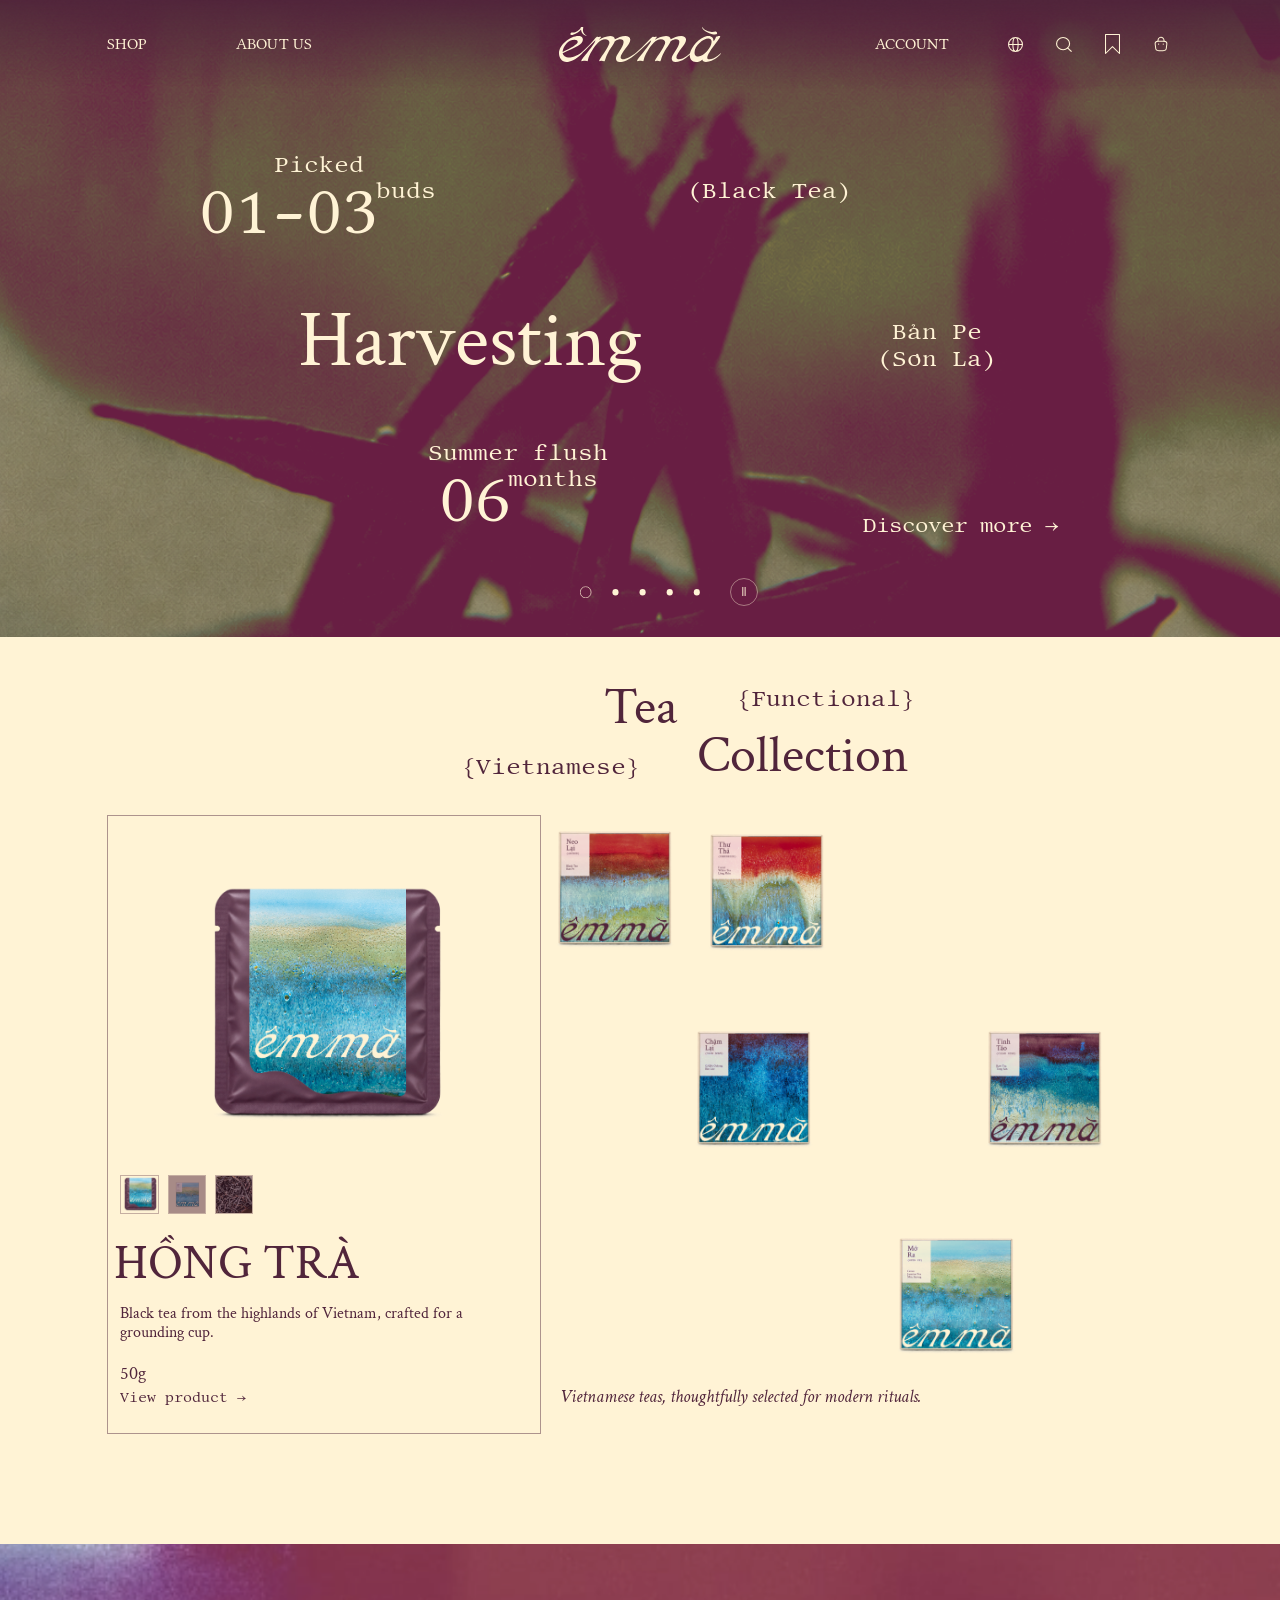
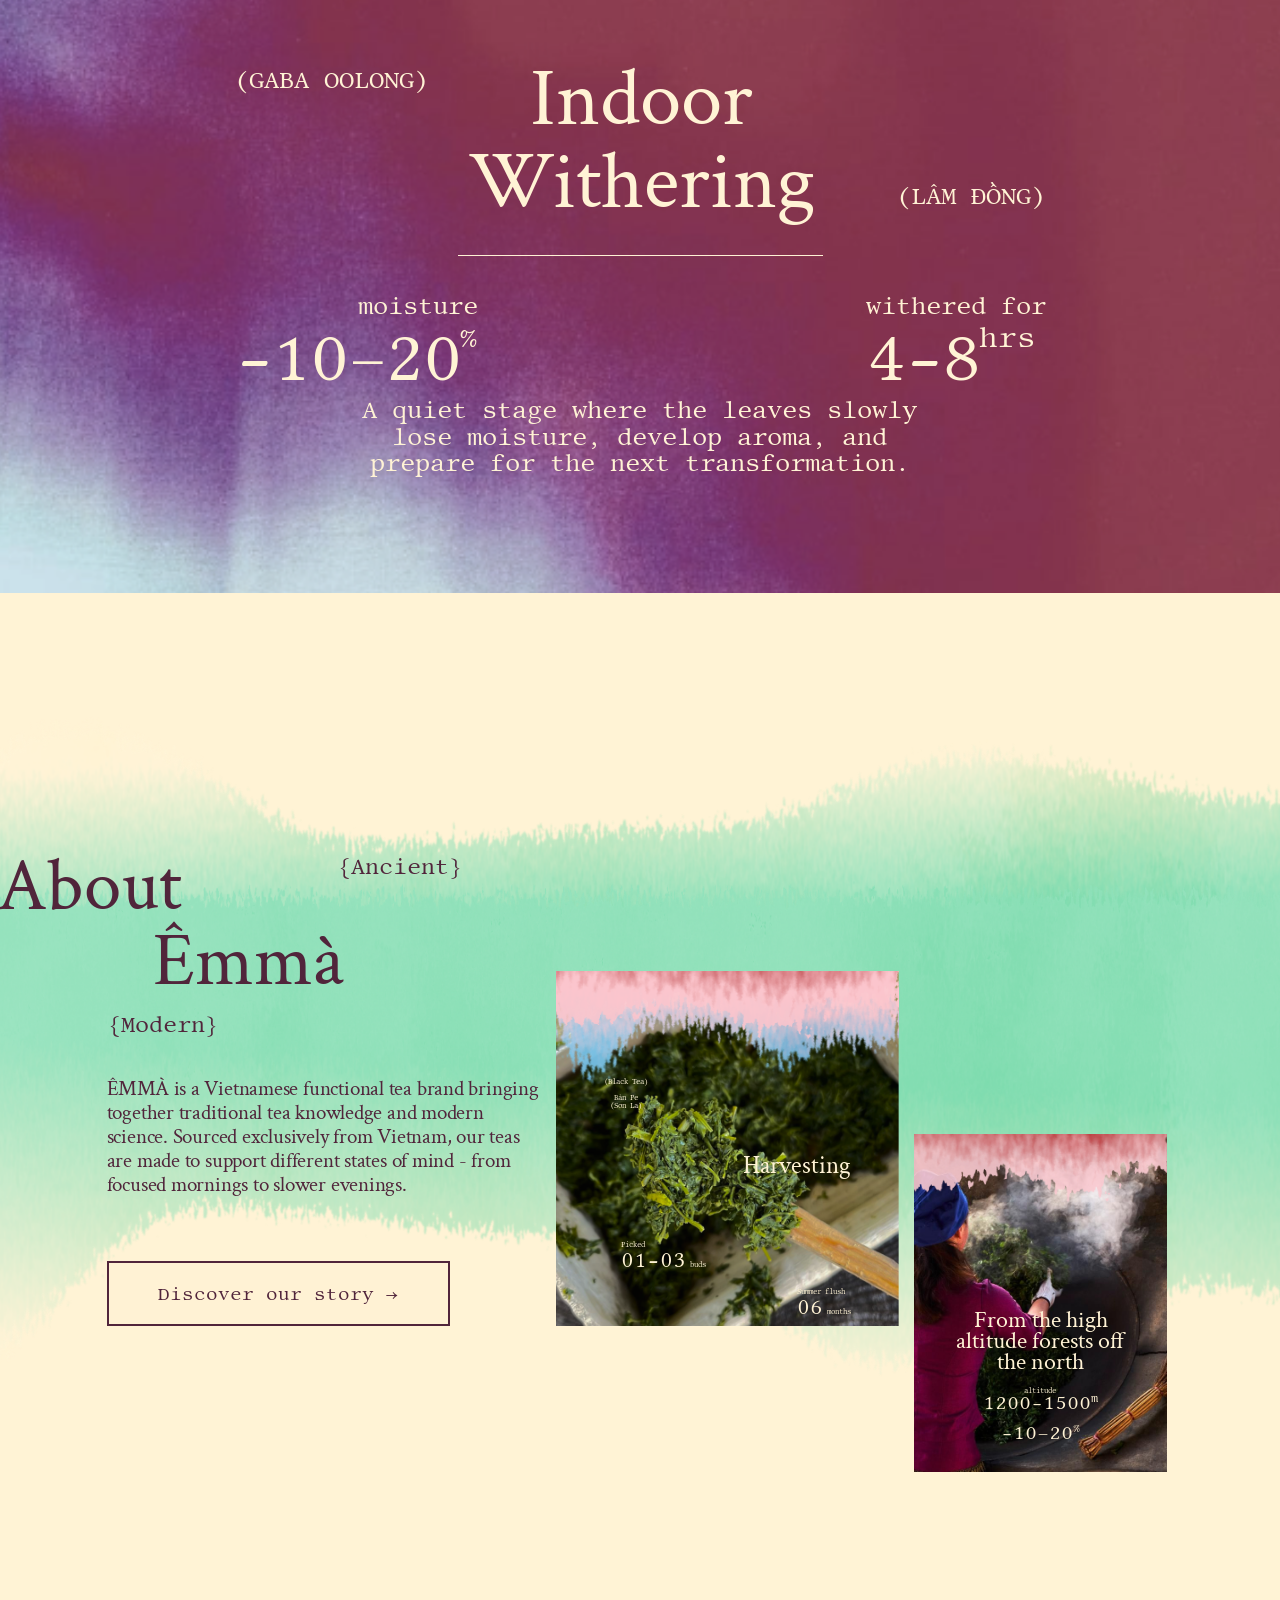
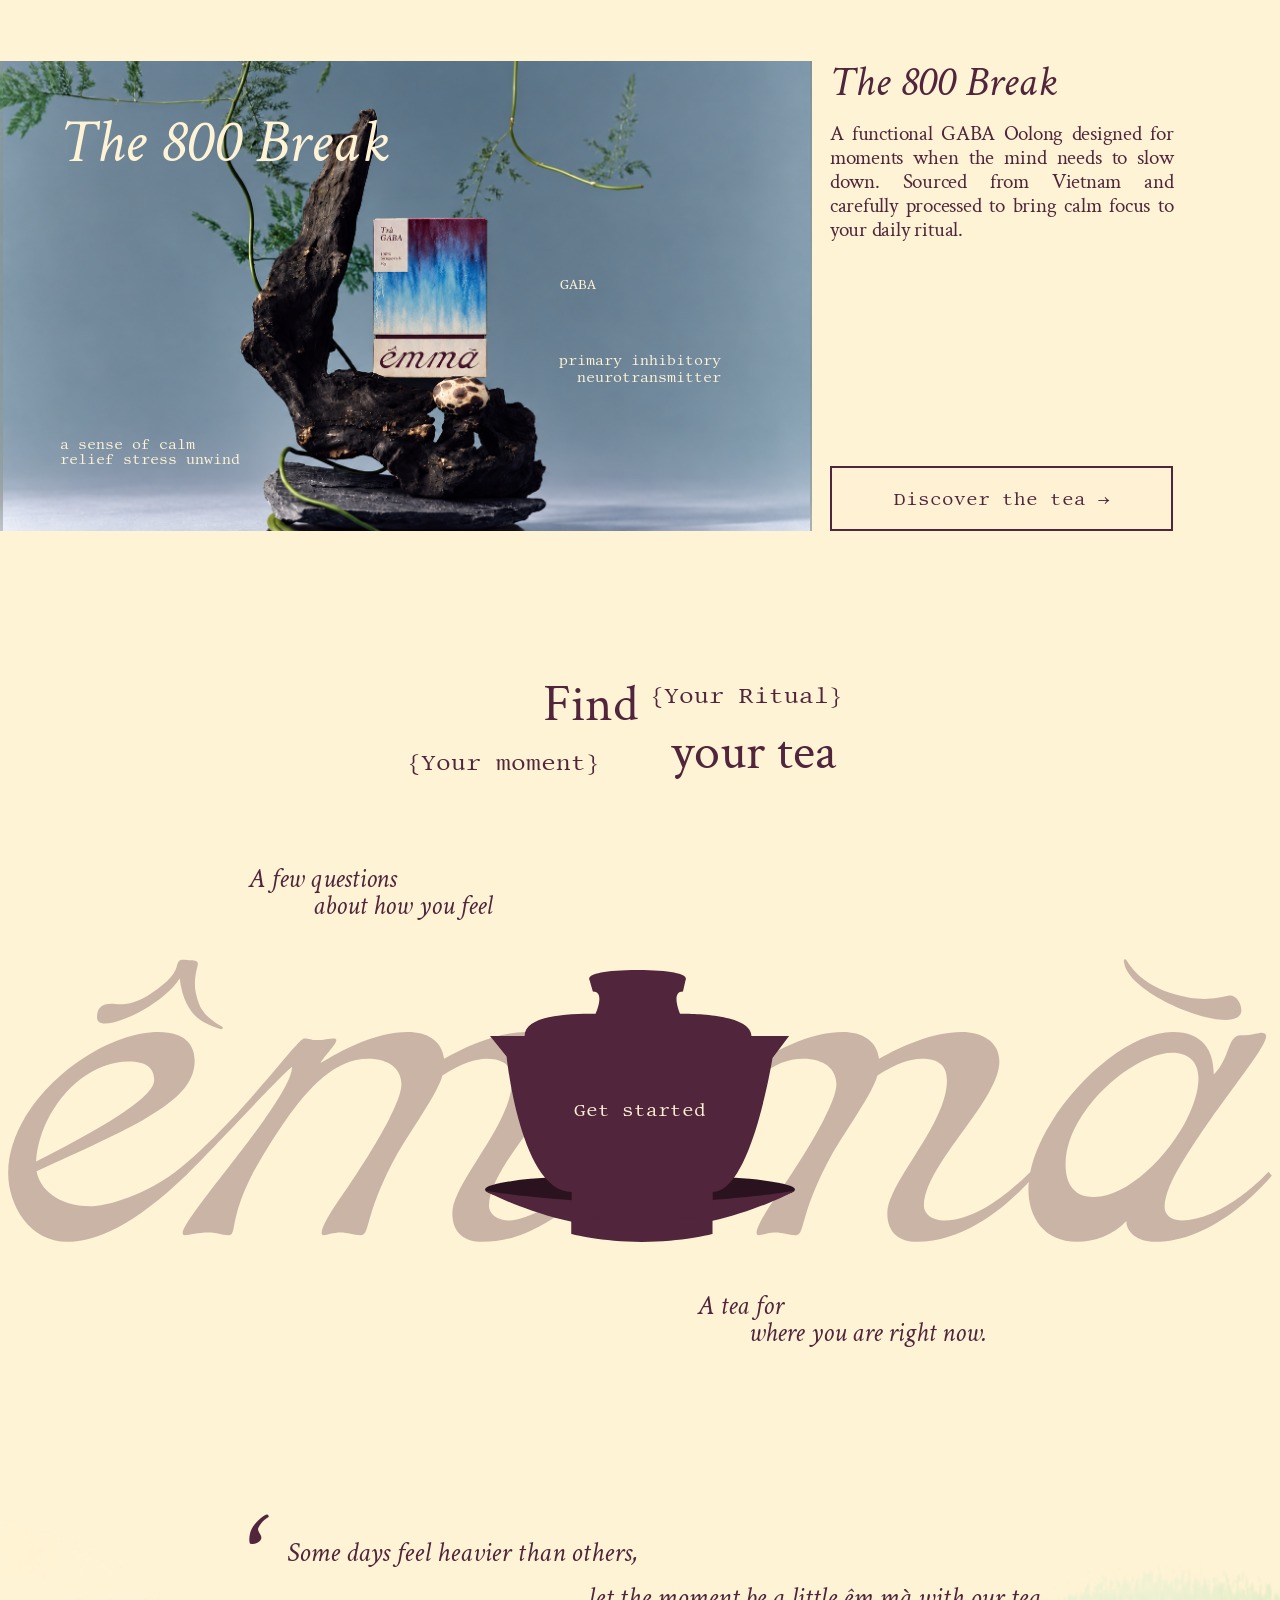
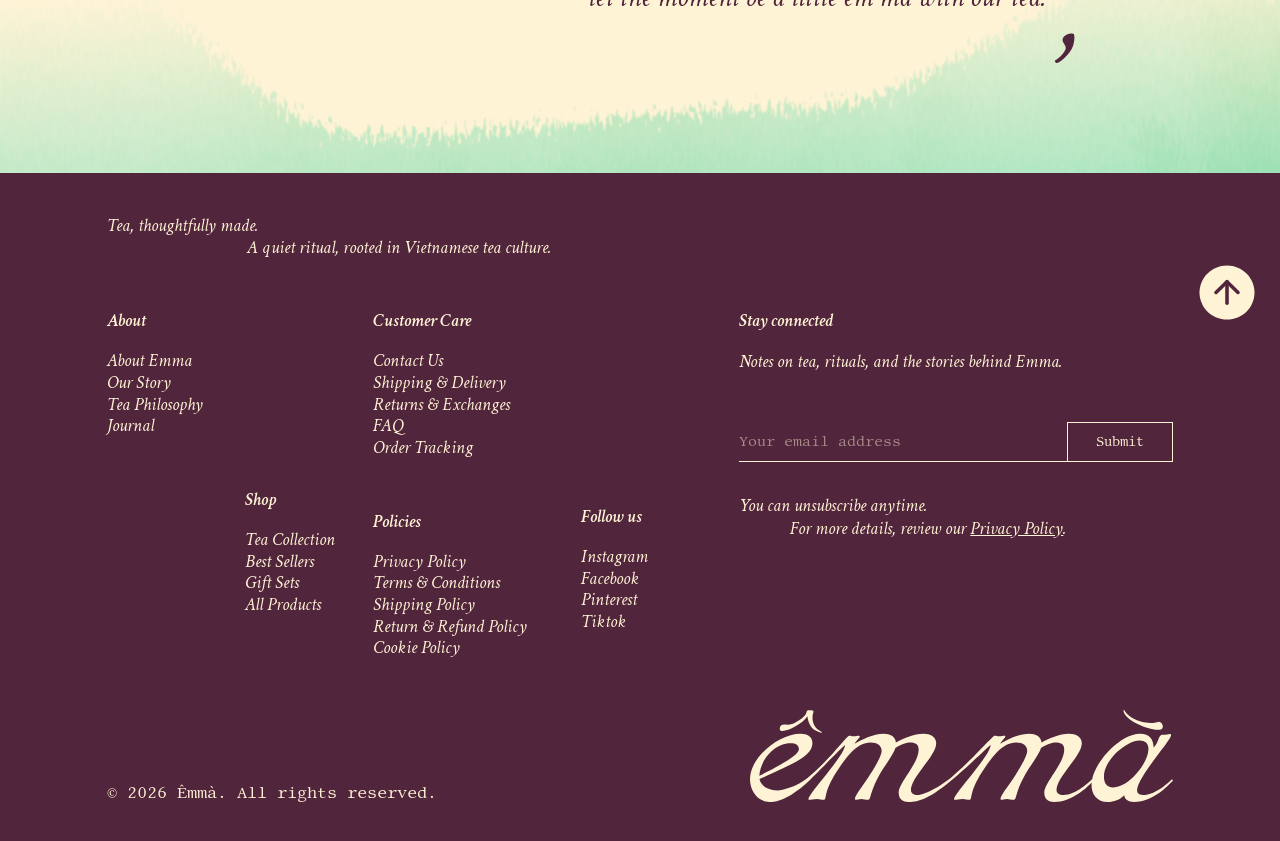
<file: index.html>
<!doctype html>
<html lang="en"><head><meta charset="utf-8"><meta name="viewport" content="width=device-width,initial-scale=1"><meta name="theme-color" content="#51253b"><meta name="description" content="Vietnamese teas, thoughtfully selected for modern rituals. Find a little êm mà in your everyday."><title>Êmmà — A little moment, a little tea</title><link rel="stylesheet" href="styles.css"><link rel="stylesheet" href="pages.css"><script src="app.js" defer></script><script src="i18n.js" defer></script><script src="hero.js" defer></script><style>
  .main-product > img[src$="hong-tra-v2.png"],
  .main-product > img[src$="tea-pack-e.png"],
  .main-product > img[src$="tea-cube-689.png"] {
    position: absolute;
    top: 10.14%;
    left: 50%;
    width: 59.51%;
    height: auto;
    transform: translateX(-50%);
  }
  .main-product > img[src$="tea-cube-689.png"] {
    aspect-ratio: 1;
    object-fit: cover;
  }
  .hong-tra-previews button:nth-child(n) {
    background: transparent;
    border: 1px solid #51253b55;
  }
  .hong-tra-previews button:nth-child(n) img {
    object-fit: contain;
    opacity: 1;
    transform: none;
  }
  .hong-tra-previews button:nth-child(2) img {
    padding: 3px;
  }
  .hong-tra-previews button:nth-child(3) img {
    object-fit: cover;
  }
  .tea-collage .tile img {
    object-fit: contain;
  }
  @media (min-width: 701px) {
    .tea-collage .tile {
      width: 11.27vw;
      height: 11.27vw;
    }
    .tea-collage .t1 { left: 0; }
    .tea-collage .t2 { left: 24%; }
    .tea-collage .t5 { left: 22%; top: 15.68vw; }
    .tea-collage .t6 { left: 68%; top: 15.68vw; }
    .tea-collage .t8 { left: 54%; top: 31.78vw; }
  }
  .hong-tra-previews button {
    position: relative;
  }
  .hong-tra-previews button::after {
    content: "";
    position: absolute;
    inset: 0;
    background: rgba(81, 37, 59, .5);
    pointer-events: none;
    transition: opacity .18s ease;
  }
  .hong-tra-previews button:is(:hover, :focus-visible, [aria-pressed="true"]) {
    opacity: 1;
  }
  .hong-tra-previews button:is(:hover, :focus-visible, [aria-pressed="true"])::after {
    opacity: 0;
  }
</style></head><body>
<a class="skip" href="shop.html">Skip to collection</a>
<header><nav aria-label="Main navigation"><div class="nav-left"><a href="shop.html">Shop</a><a href="about.html">About us</a></div><a href="index.html" class="brand" aria-label="Êmmà home"><img src="assets/imgEmmaLogo.svg" alt="Êmmà"></a><div class="nav-right"><button data-action="account" class="account">Account</button><button data-action="language" aria-label="Change language"><img src="assets/imgVector.svg" alt=""></button><button data-action="search" aria-label="Search teas"><img src="assets/imgComponent8.svg" alt=""></button><button data-action="favorites" aria-label="Saved teas"><img src="assets/imgFavorite.svg" alt=""></button><button data-action="cart" aria-label="Shopping bag"><img src="assets/imgVuesaxOutlineBag2.svg" alt=""><span id="cart-count" hidden>0</span></button></div></nav></header>
<main>
<section class="hero" aria-label="Vietnamese tea stories" aria-roledescription="carousel" data-active-scene="0"><svg class="hero-blend-defs" width="0" height="0" aria-hidden="true" focusable="false"><defs><filter id="hero-warm-burn" color-interpolation-filters="sRGB"><feComponentTransfer><feFuncR type="linear" slope="1" intercept="0"/><feFuncG type="linear" slope="1" intercept="-0.04705882"/><feFuncB type="linear" slope="1" intercept="-0.16470588"/></feComponentTransfer></filter></defs></svg><div class="hero-scene is-active hero-harvest" id="hero-scene-1" data-scene="0" role="group" aria-roledescription="slide" aria-label="Harvesting Vietnamese black tea" aria-hidden="false"><div class="hero-layer first"><img src="assets/imgImage685.png" alt="Tea harvesting in Vietnam"></div><div class="hero-layer second"><img src="assets/imgImage1.png" alt=""><i></i></div><div class="picked mono"><small>Picked</small><span>01-03<sup>buds</sup></span></div><p class="black mono">(Black Tea)</p><h1>Harvesting</h1><p class="origin mono">Bản Pe<br>(Sơn La)</p><div class="flush mono"><small>Summer flush</small><span>06<sup>months</sup></span></div><a class="hero-link mono" href="about.html">Discover more →</a></div>
<div class="hero-scene hero-theanine" id="hero-scene-2" data-scene="1" role="group" aria-roledescription="slide" aria-label="L-theanine" aria-hidden="true" inert><div class="scene-visual"><img class="theanine-image" src="assets/hero-leaves-imgImage2.png" alt="Violet light and tea leaves"><div class="theanine-tint"></div></div><h2 class="theanine-heading mono">(L-theanine)</h2><p class="aroma-copy mono">aromatic memory</p><p class="alert-copy mono">tapered alertness</p><a class="hero-link mono" href="about.html">Discover more →</a></div>
<div class="hero-scene hero-pan" id="hero-scene-3" data-scene="2" role="group" aria-roledescription="slide" aria-label="Tea leaves being prepared" aria-hidden="true" inert><div class="scene-visual warm-burn"><img class="pan-image" src="assets/hero-pan-imgImage932.png" alt="Fresh tea leaves in a wooden pan"><img class="pan-texture additive-texture" src="assets/hero-leaves-imgImage2.png" alt=""></div><h2 class="pan-heading">Harvesting</h2><p class="pan-black mono">(Black Tea)</p><p class="pan-origin mono">Bản Pe<br>(Sơn La)</p><div class="pan-picked mono"><small>Picked</small><p class="scene-stat-value">01-03<sup>buds</sup></p></div><div class="pan-flush mono"><small>Summer flush</small><p class="scene-stat-value">06<sup>months</sup></p></div><a class="hero-link mono" href="about.html">Discover more →</a></div>
<div class="hero-scene hero-mineral" id="hero-scene-4" data-scene="3" role="group" aria-roledescription="slide" aria-label="Mineral density" aria-hidden="true" inert><div class="scene-visual"><img class="mineral-image" src="assets/hero-mineral-imgImage4.png" alt="Traditional tea processing baskets"><img class="mineral-texture additive-texture" src="assets/hero-leaves-imgImage2.png" alt=""><div class="mineral-tint"></div></div><h2 class="mineral-heading"><span>Mineral</span><br><span>density</span></h2><p class="magnesium mono">{Magnesium}</p><p class="potassium mono">{Potassium}</p><a class="hero-link mono" href="about.html">Discover more →</a></div>
<div class="hero-scene hero-infusion" id="hero-scene-5" data-scene="4" role="group" aria-roledescription="slide" aria-label="A quiet moment with tea" aria-hidden="true" inert><div class="scene-visual warm-burn"><img class="infusion-image" src="assets/hero-infusion-imgImage5.png" alt="Flowers slowly infusing in golden tea"><img class="infusion-texture additive-texture" src="assets/hero-leaves-imgImage2.png" alt=""></div><div class="infusion-gradient"></div><div class="infusion-left"><p>Some days feel</p><p class="infusion-heavier">                 heavier<br>    than others.</p></div><div class="infusion-right"><p>Let the moment be a little êm mà</p><p>with our tea.</p></div><a class="hero-link mono" href="about.html">Discover more →</a></div>
<div class="hero-controls" role="group" aria-label="Choose a hero scene"><img id="hero-indicator" src="assets/imgFrame87530.svg" alt=""><div class="hero-dot-buttons"><button type="button" data-hero-slide="0" aria-label="Show scene 1" aria-controls="hero-scene-1" aria-current="true"></button><button type="button" data-hero-slide="1" aria-label="Show scene 2" aria-controls="hero-scene-2" aria-current="false"></button><button type="button" data-hero-slide="2" aria-label="Show scene 3" aria-controls="hero-scene-3" aria-current="false"></button><button type="button" data-hero-slide="3" aria-label="Show scene 4" aria-controls="hero-scene-4" aria-current="false"></button><button type="button" data-hero-slide="4" aria-label="Show scene 5" aria-controls="hero-scene-5" aria-current="false"></button></div></div><button type="button" class="hero-pause" aria-label="Pause slideshow" aria-pressed="false">Ⅱ</button><p class="hero-announcement sr-only" aria-live="polite" aria-atomic="true"></p></section>
<section id="collection" class="collection"><div class="section-title"><h2>Tea <span>Collection</span></h2><p class="tag top">{Functional}</p><p class="tag bottom">{Vietnamese}</p></div><div class="collection-layout"><article class="product-card"><button class="main-product" data-product="black"><img src="hong-tra-v2.png" alt="Hồng Trà black tea tin"></button><div class="swatches hong-tra-previews">
  <button data-image="../hong-tra-v2.png" aria-label="View tea packaging" aria-pressed="true"><img src="hong-tra-v2.png" alt=""></button>
  <button data-image="../tea-pack-e.png" aria-label="View black tea detail" aria-pressed="false"><img src="tea-pack-e.png" alt=""></button>
  <button data-image="../tea-cube-689.png" aria-label="View tea leaves" aria-pressed="false"><img src="tea-cube-689.png" alt=""></button>
</div><div class="card-copy"><h3>HỒNG TRÀ</h3><p>Black tea from the highlands of Vietnam, crafted for a grounding cup.</p><p>50g</p><button class="text-link mono" data-product="black">View product →</button></div></article><div class="tea-collage" aria-label="Tea collection"><button data-product="black" class="tile t1"><img src="tea-pack-a.png" alt="Hồng Trà"></button><button data-product="green" class="tile t2"><img src="tea-pack-b.png" alt="Vietnamese green tea"></button><button data-product="oolong" class="tile t5"><img src="tea-pack-c.png" alt="Oolong tea tin"></button><button data-product="oolong" class="tile t6"><img src="tea-pack-d.png" alt="Vietnamese tea"></button><button data-product="oolong" class="tile t8"><img src="tea-pack-e.png" alt="Oolong collection"></button><p>Vietnamese teas, thoughtfully selected for modern rituals.</p></div></div></section>
<section class="withering"><img class="withering-image" src="assets/imgImage637.png" alt="Tea leaves during indoor withering"><div class="process-content"><p class="mono process-type">(GABA OOLONG)</p><h2>Indoor<br>Withering</h2><p class="mono process-origin">(LÂM ĐỒNG)</p><img class="process-line" src="assets/imgVector28.svg" alt=""><div class="process-stats mono"><p><small>moisture</small><span>-10–20<sup>%</sup></span></p><p><small>withered for</small><span>4-8<sup>hrs</sup></span></p></div><p class="process-description mono">A quiet stage where the leaves slowly lose moisture, develop aroma, and prepare for the next transformation.</p></div></section>
<section id="about" class="about"><img src="assets/imgVector8.png" class="wash wash-top" alt=""><img src="assets/imgVector7.png" class="wash wash-middle" alt=""><div class="about-copy"><div class="about-heading"><h2>About<br><span>Êmmà</span></h2><span class="tag ancient">{Ancient}</span><span class="tag modern">{Modern}</span></div><p>ÊMMÀ is a Vietnamese functional tea brand bringing together traditional tea knowledge and modern science. Sourced exclusively from Vietnam, our teas are made to support different states of mind - from focused mornings to slower evenings.</p><button class="outline" data-go="about.html">Discover our story →</button></div><div class="harvest-card"><img class="harvest-bg" src="assets/imgImage690.png" alt="Green tea hills"><img class="daily" src="assets/imgDaily1.png" alt=""><p class="mini-origin mono">(Black Tea)<br><br>Bản Pe<br>(Sơn La)</p><h3>Harvesting</h3><p class="harvest-stat mono">Picked<br><b>01-03</b> buds</p><p class="summer mono">Summer flush<br><b>06</b> months</p></div><div class="altitude-card"><img class="altitude-base" src="assets/img301.png" alt=""><img class="altitude-bg" src="assets/imgImage691.png" alt="Vietnamese high altitude forests"><img class="daily" src="assets/imgDaily2.png" alt=""><h3>From the high altitude forests off the north</h3><p class="mono"><small>altitude</small><br>1200-1500<sup>m</sup><br><br>-10–20<sup>%</sup></p></div></section>
<section id="featured" class="featured"><div class="featured-photo"><img class="featured-back" src="assets/imgInstagram1.png" alt=""><img src="assets/imgImage895.png" alt="The 800 Break GABA Oolong with tea branches" class="featured-main"><h2>The 800 Break</h2><p class="feature-label mono">GABA</p><p class="feature-note mono">primary inhibitory<br>neurotransmitter</p><p class="feature-calm mono">a sense of calm<br>relief stress unwind</p></div><div class="featured-copy"><h2>The 800 Break</h2><p>A functional GABA Oolong designed for moments when the mind needs to slow down. Sourced from Vietnam and carefully processed to bring calm focus to your daily ritual.</p><button class="outline" data-go="shop.html">Discover the tea →</button></div></section>
<section id="tea-finder" class="finder"><div class="section-title"><h2>Find <span>your tea</span></h2><p class="tag top">{Your Ritual}</p><p class="tag bottom">{Your moment}</p></div><p class="finder-intro">A few questions<br><span>about how you feel</span></p><img class="finder-wordmark" src="assets/imgEmmaLogo1.svg" alt=""><button class="gaiwan" data-action="quiz"><img src="assets/imgGaiwan.svg" alt=""><span>Get started</span></button><p class="finder-outro">A tea for<br><span>where you are right now.</span></p></section>
<section class="quote"><img src="assets/imgVector9.png" alt=""><blockquote><span>‘</span><p>Some days feel heavier than others,</p><p>let the moment be a little êm mà with our tea.</p><span>’</span></blockquote></section>
</main>
<footer><p class="footer-intro">Tea, thoughtfully made.<br><span>A quiet ritual, rooted in Vietnamese tea culture.</span></p><button class="back-top" aria-label="Back to top"><img src="assets/imgIconOutlinedDirectionsArrowsInCircleUp.svg" alt=""></button><div class="footer-grid"><div><h3>About</h3><a href="about.html">About Emma</a><button data-go="about.html#our-story">Our Story</button><button data-go="about.html#philosophy">Tea Philosophy</button><button data-go="about.html">Journal</button><div class="footer-shop"><h3>Shop</h3><a href="shop.html">Tea Collection</a><a href="shop.html#intentional">Best Sellers</a><a href="shop.html">Gift Sets</a><a href="shop.html">All Products</a></div></div><div><h3>Customer Care</h3><button data-info="Contact Us">Contact Us</button><button data-info="Shipping & Delivery">Shipping & Delivery</button><button data-info="Returns & Exchanges">Returns & Exchanges</button><button data-info="FAQ">FAQ</button><button data-info="Order Tracking">Order Tracking</button><div class="policies"><h3>Policies</h3><button data-info="Privacy Policy">Privacy Policy</button><button data-info="Terms & Conditions">Terms & Conditions</button><button data-info="Shipping Policy">Shipping Policy</button><button data-info="Return & Refund Policy">Return & Refund Policy</button><button data-info="Cookie Policy">Cookie Policy</button></div></div><div class="social"><h3>Follow us</h3><button data-info="Instagram">Instagram</button><button data-info="Facebook">Facebook</button><button data-info="Pinterest">Pinterest</button><button data-info="Tiktok">Tiktok</button></div><div class="newsletter"><h3>Stay connected</h3><p>Notes on tea, rituals, and the stories behind Emma.</p><form id="newsletter-form"><label class="sr-only" for="email">Your email address</label><input id="email" type="email" required placeholder="Your email address"><button type="submit">Submit</button></form><p class="newsletter-note">You can unsubscribe anytime.<br><span>For more details, review our <button data-info="Privacy Policy">Privacy Policy</button>.</span></p><p id="newsletter-status" role="status"></p></div></div><div class="footer-bottom"><p>© 2026 Êmmà. All rights reserved.</p><img src="assets/imgEmmaLogo2.svg" alt="Êmmà"></div></footer>
<dialog id="modal" aria-labelledby="modal-title"><button class="close" aria-label="Close dialog">×</button><div id="modal-body"></div></dialog><dialog id="cart-drawer" aria-labelledby="cart-title"><div id="cart-content"></div></dialog><div id="toast" role="status"></div>
<script>
  const teaPreviews = document.querySelector('.hong-tra-previews');
  teaPreviews.addEventListener('click', (event) => {
    const selected = event.target.closest('button[data-image]');
    if (!selected) return;
    for (const button of teaPreviews.querySelectorAll('button')) {
      button.setAttribute('aria-pressed', String(button === selected));
    }
  });
</script>
</body></html>
</file>
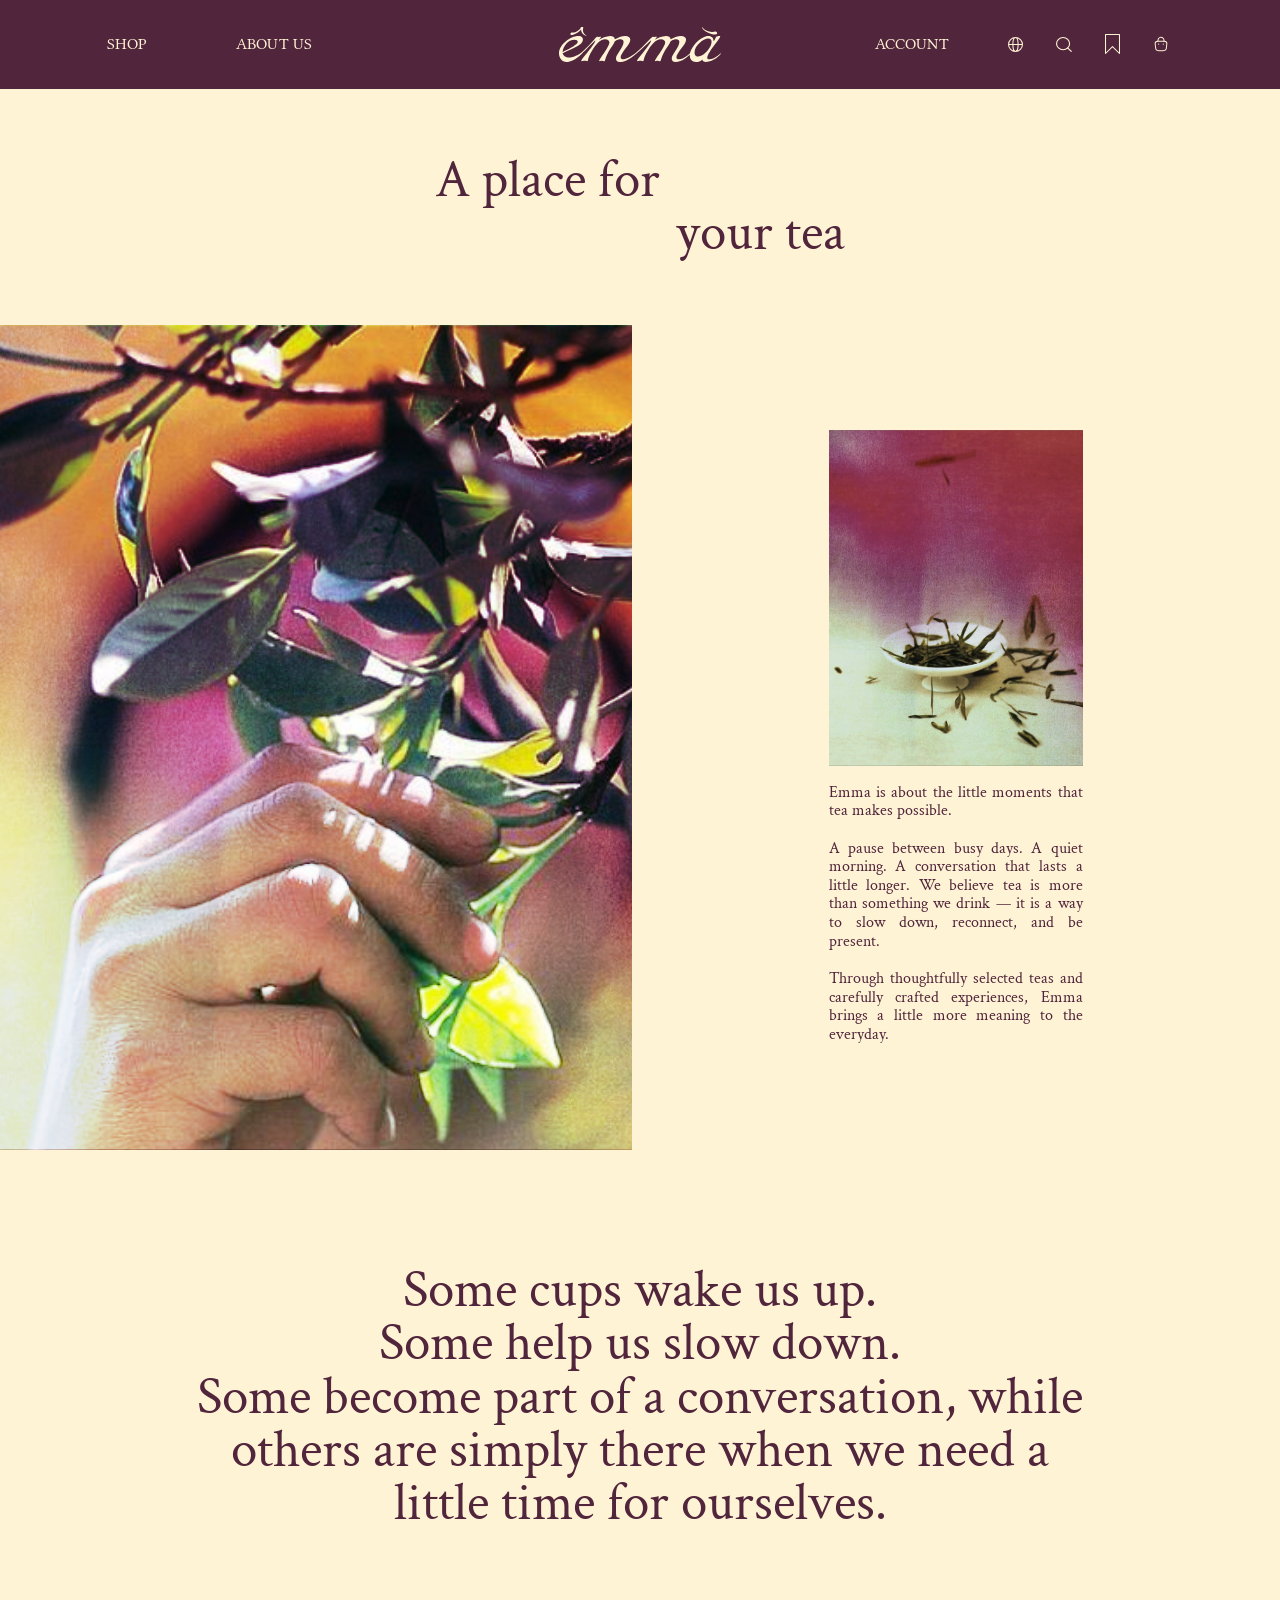
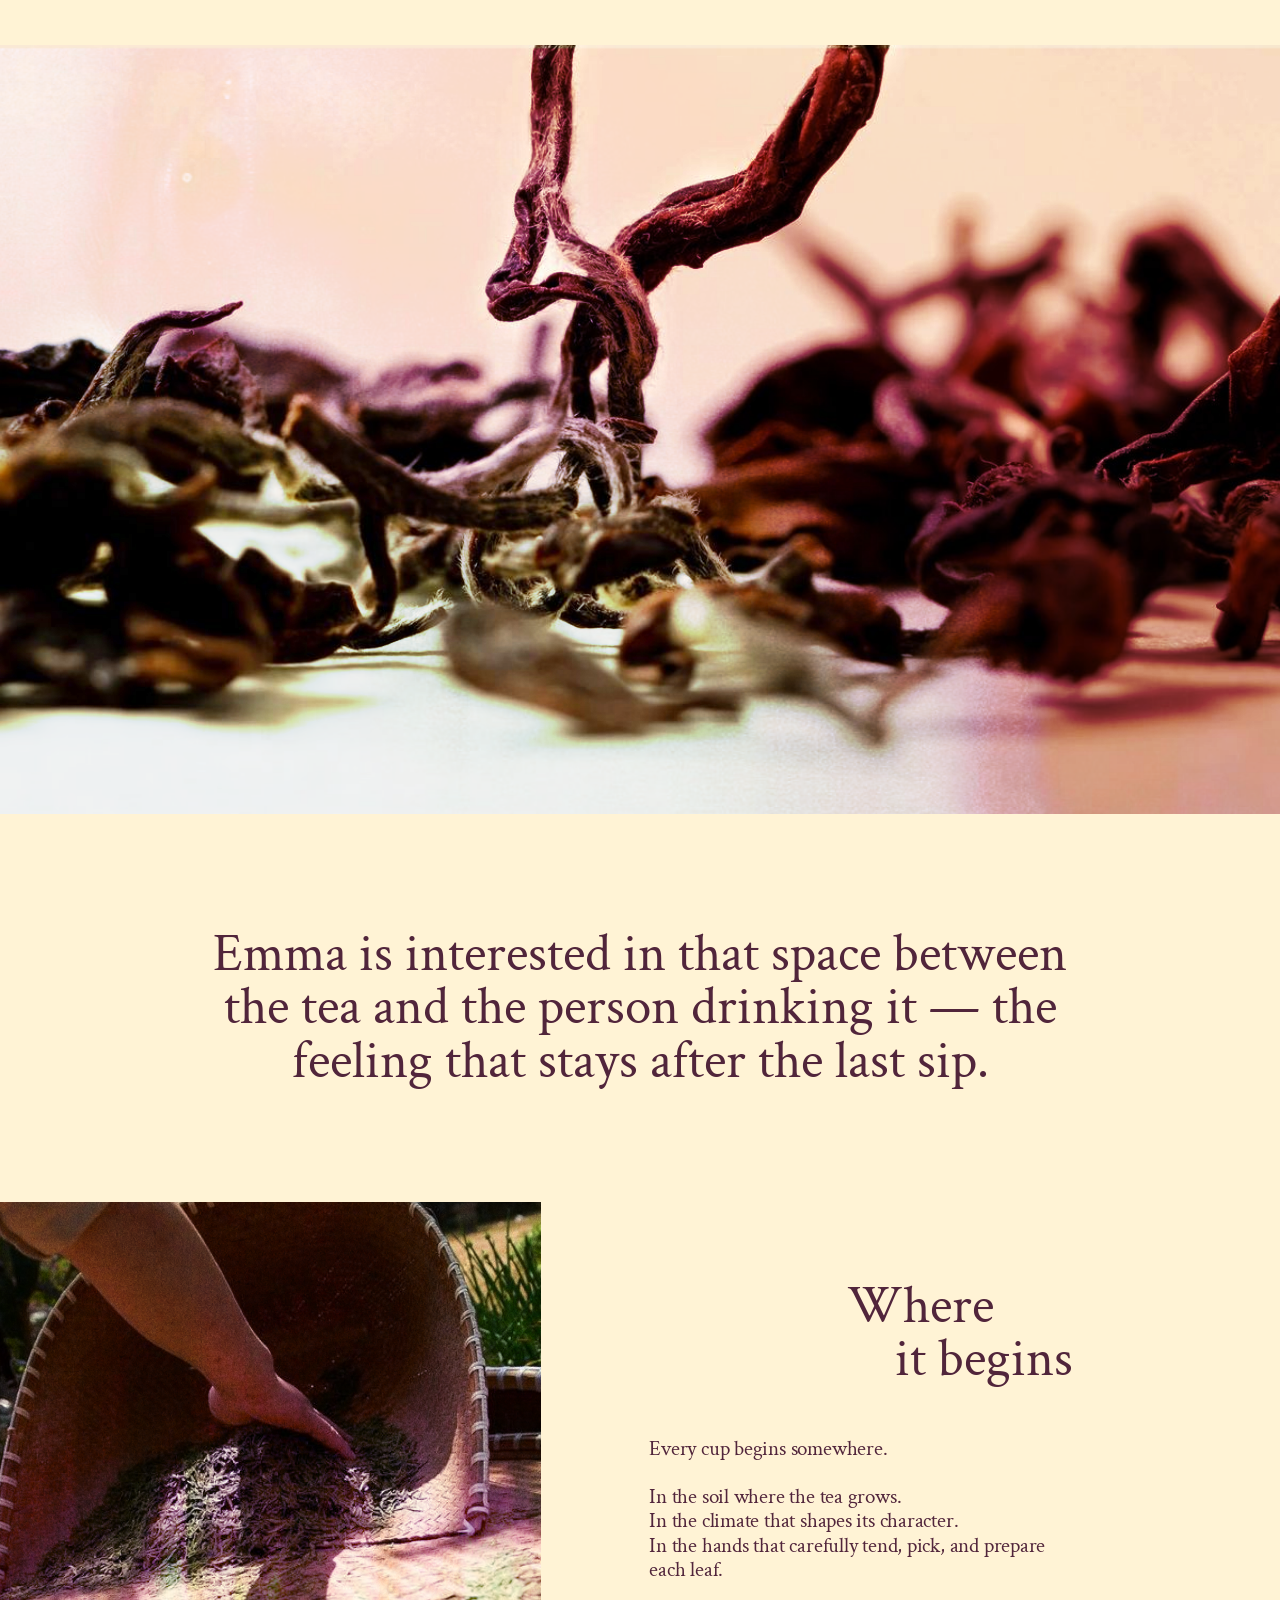
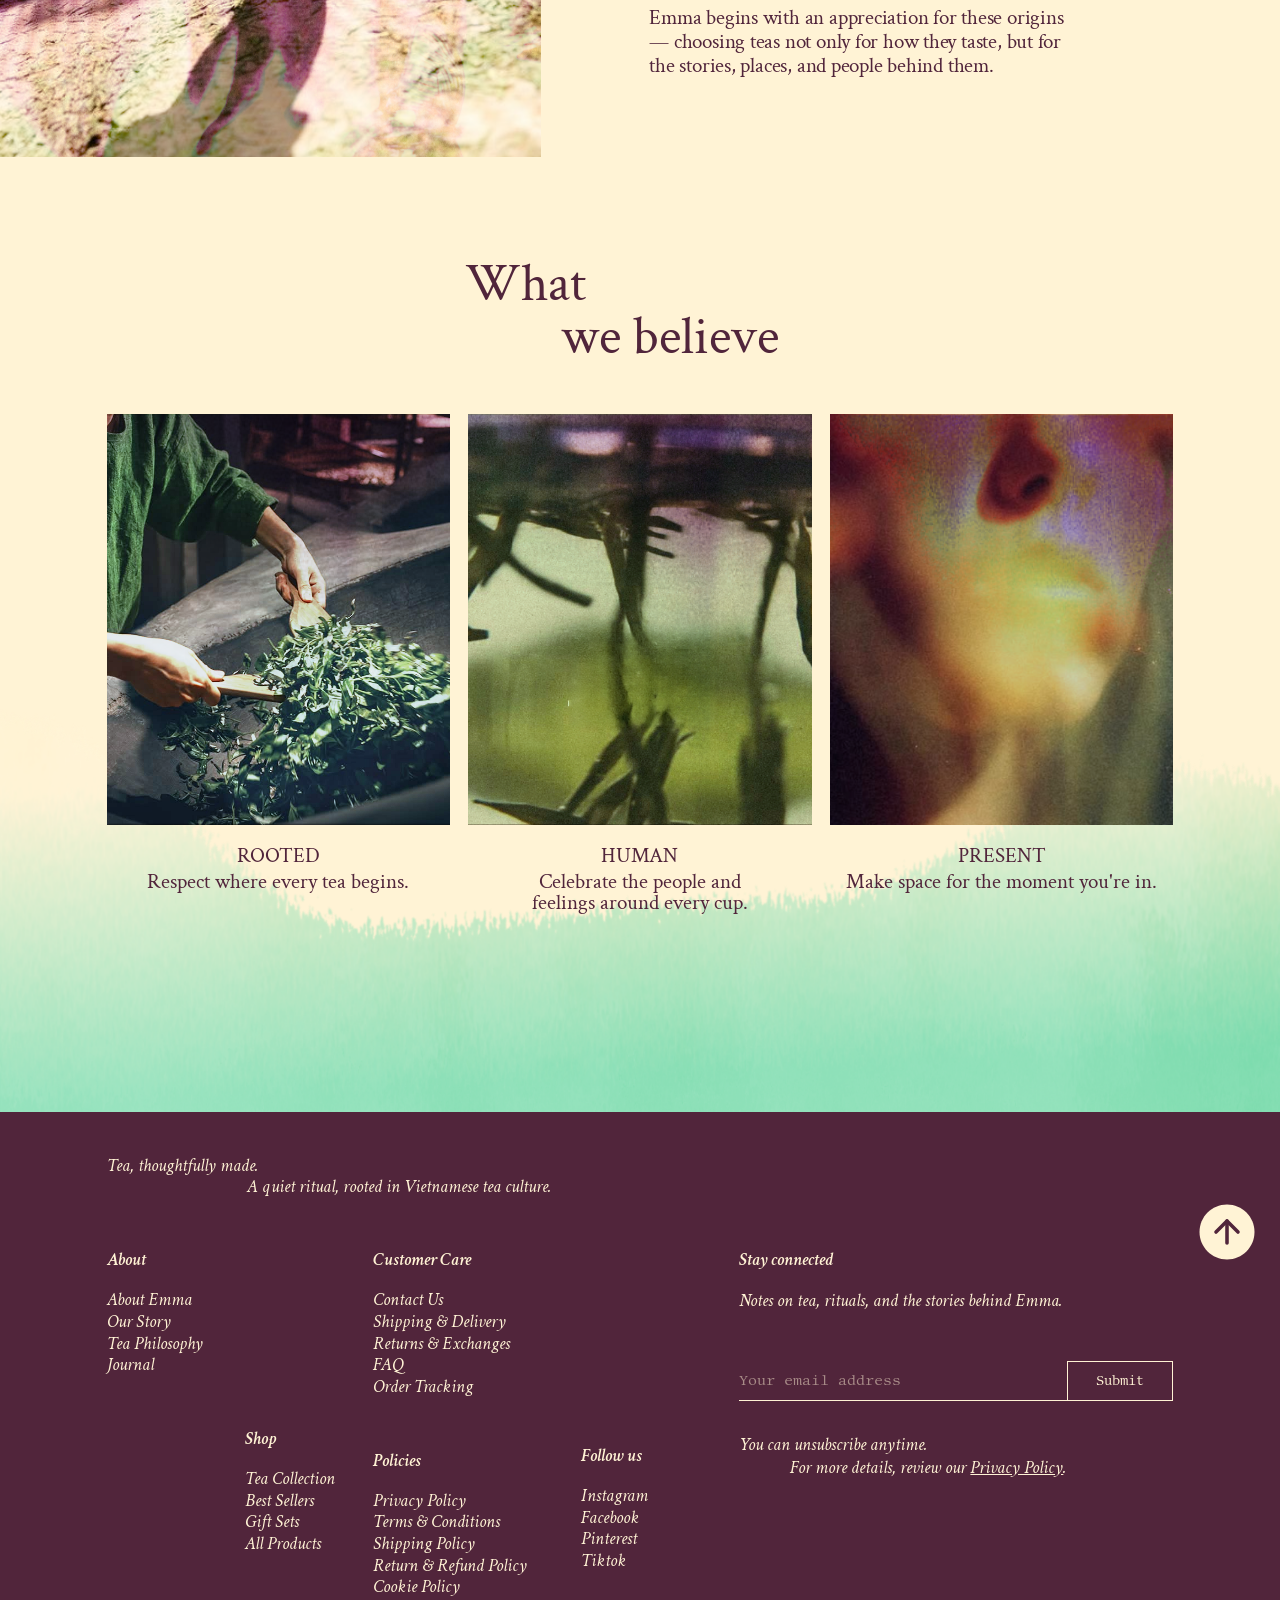
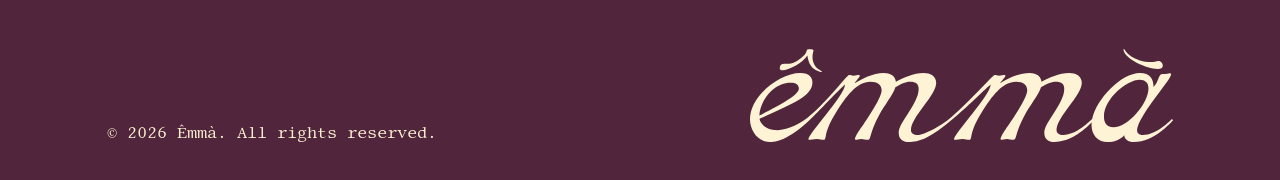
<file: about.html>
<!doctype html>
<html lang="en"><head><meta charset="utf-8"><meta name="viewport" content="width=device-width,initial-scale=1"><meta name="theme-color" content="#51253b"><meta name="description" content="Vietnamese teas, thoughtfully selected for modern rituals. Find a little êm mà in your everyday."><title>About Us — Êmmà</title><link rel="stylesheet" href="styles.css"><link rel="stylesheet" href="pages.css"><script src="app.js" defer></script><script src="i18n.js" defer></script></head><body class="inner-page about-story-page"><a class="skip" href="#page-content">Skip to content</a><header><nav aria-label="Main navigation"><div class="nav-left"><a href="shop.html">Shop</a><a href="about.html">About us</a></div><a href="index.html" class="brand" aria-label="Êmmà home"><img src="assets/imgEmmaLogo.svg" alt="Êmmà"></a><div class="nav-right"><button data-action="account" class="account">Account</button><button data-action="language" aria-label="Change language"><img src="assets/imgVector.svg" alt=""></button><button data-action="search" aria-label="Search teas"><img src="assets/imgComponent8.svg" alt=""></button><button data-action="favorites" aria-label="Saved teas"><img src="assets/imgFavorite.svg" alt=""></button><button data-action="cart" aria-label="Shopping bag"><img src="assets/imgVuesaxOutlineBag2.svg" alt=""><span id="cart-count" hidden>0</span></button></div></nav></header><main id="page-content"><section class="about-page-title"><h1>A place for<br><span>your tea</span></h1></section><section class="story-opening" id="our-story"><div class="story-image story-hand"><img class="photo" src="assets/about-imgImage861.png" alt="Hands carefully tending tea leaves"><img class="overlay" src="assets/about-imgImage722.png" alt=""></div><div class="opening-copy"><div class="story-image story-small"><img class="photo" src="assets/about-imgImage721.png" alt="A quiet moment with tea leaves"><img class="overlay" src="assets/about-imgImage637.png" alt=""></div><div class="story-text"><p>Emma is about the little moments that tea makes possible.</p><p>A pause between busy days. A quiet morning. A conversation that lasts a little longer. We believe tea is more than something we drink — it is a way to slow down, reconnect, and be present.</p><p>Through thoughtfully selected teas and carefully crafted experiences, Emma brings a little more meaning to the everyday.</p></div></div></section><section class="story-statement"><p>Some cups wake us up.<br>Some help us slow down.<br>Some become part of a conversation, while others are simply there when we need a little time for ourselves.</p></section><section class="story-panorama"><img class="photo" src="assets/about-imgImage921.png" alt="The delicate shapes of Vietnamese tea leaves"><img class="overlay" src="assets/about-imgImage922.png" alt=""></section><section class="story-statement second"><p>Emma is interested in that space between the tea and the person drinking it — the feeling that stays after the last sip.</p></section><section class="story-origins" id="origins"><div class="story-image origin-image"><img class="photo" src="assets/about-imgImage871.png" alt="Tea leaves being carefully prepared"><img class="soft-overlay" src="assets/about-imgImage931.png" alt=""></div><div class="origin-copy"><h2>Where<br><span>it begins</span></h2><div><p>Every cup begins somewhere.</p><p>In the soil where the tea grows.<br>In the climate that shapes its character.<br>In the hands that carefully tend, pick, and prepare each leaf.</p><p>Emma begins with an appreciation for these origins — choosing teas not only for how they taste, but for the stories, places, and people behind them.</p></div></div></section><section class="story-values" id="philosophy"><h2>What<br><span>we believe</span></h2><div class="values-grid"><article><div class="story-image value-rooted"><img class="photo" src="assets/about-imgImage858.png" alt="Tea leaves being sorted by hand"><img class="overlay" src="assets/about-imgImage925.png" alt=""></div><h3>ROOTED</h3><p>Respect where every tea begins.</p></article><article><div class="story-image value-human"><img class="photo" src="assets/about-imgImage685.png" alt="Tea leaves in the light"><img class="overlay" src="assets/about-imgImage924.png" alt=""></div><h3>HUMAN</h3><p>Celebrate the people and<br>feelings around every cup.</p></article><article><div class="story-image value-present"><img class="photo" src="assets/about-imgImage809.png" alt="A quiet, colorful moment"><img class="dark-overlay" src="assets/about-imgImage923.png" alt=""></div><h3>PRESENT</h3><p>Make space for the moment you're in.</p></article></div><img class="values-wash" src="assets/about-imgVector8.png" alt=""></section></main><footer><p class="footer-intro">Tea, thoughtfully made.<br><span>A quiet ritual, rooted in Vietnamese tea culture.</span></p><button class="back-top" aria-label="Back to top"><img src="assets/imgIconOutlinedDirectionsArrowsInCircleUp.svg" alt=""></button><div class="footer-grid"><div><h3>About</h3><a href="about.html">About Emma</a><button data-go="about.html#our-story">Our Story</button><button data-go="about.html#philosophy">Tea Philosophy</button><button data-go="about.html">Journal</button><div class="footer-shop"><h3>Shop</h3><a href="shop.html">Tea Collection</a><a href="shop.html#intentional">Best Sellers</a><a href="shop.html">Gift Sets</a><a href="shop.html">All Products</a></div></div><div><h3>Customer Care</h3><button data-info="Contact Us">Contact Us</button><button data-info="Shipping & Delivery">Shipping & Delivery</button><button data-info="Returns & Exchanges">Returns & Exchanges</button><button data-info="FAQ">FAQ</button><button data-info="Order Tracking">Order Tracking</button><div class="policies"><h3>Policies</h3><button data-info="Privacy Policy">Privacy Policy</button><button data-info="Terms & Conditions">Terms & Conditions</button><button data-info="Shipping Policy">Shipping Policy</button><button data-info="Return & Refund Policy">Return & Refund Policy</button><button data-info="Cookie Policy">Cookie Policy</button></div></div><div class="social"><h3>Follow us</h3><button data-info="Instagram">Instagram</button><button data-info="Facebook">Facebook</button><button data-info="Pinterest">Pinterest</button><button data-info="Tiktok">Tiktok</button></div><div class="newsletter"><h3>Stay connected</h3><p>Notes on tea, rituals, and the stories behind Emma.</p><form id="newsletter-form"><label class="sr-only" for="email">Your email address</label><input id="email" type="email" required placeholder="Your email address"><button type="submit">Submit</button></form><p class="newsletter-note">You can unsubscribe anytime.<br><span>For more details, review our <button data-info="Privacy Policy">Privacy Policy</button>.</span></p><p id="newsletter-status" role="status"></p></div></div><div class="footer-bottom"><p>© 2026 Êmmà. All rights reserved.</p><img src="assets/imgEmmaLogo2.svg" alt="Êmmà"></div></footer><dialog id="modal" aria-labelledby="modal-title"><button class="close" aria-label="Close dialog">×</button><div id="modal-body"></div></dialog><dialog id="cart-drawer" aria-labelledby="cart-title"><div id="cart-content"></div></dialog><div id="toast" role="status"></div>
</body></html>
</file>
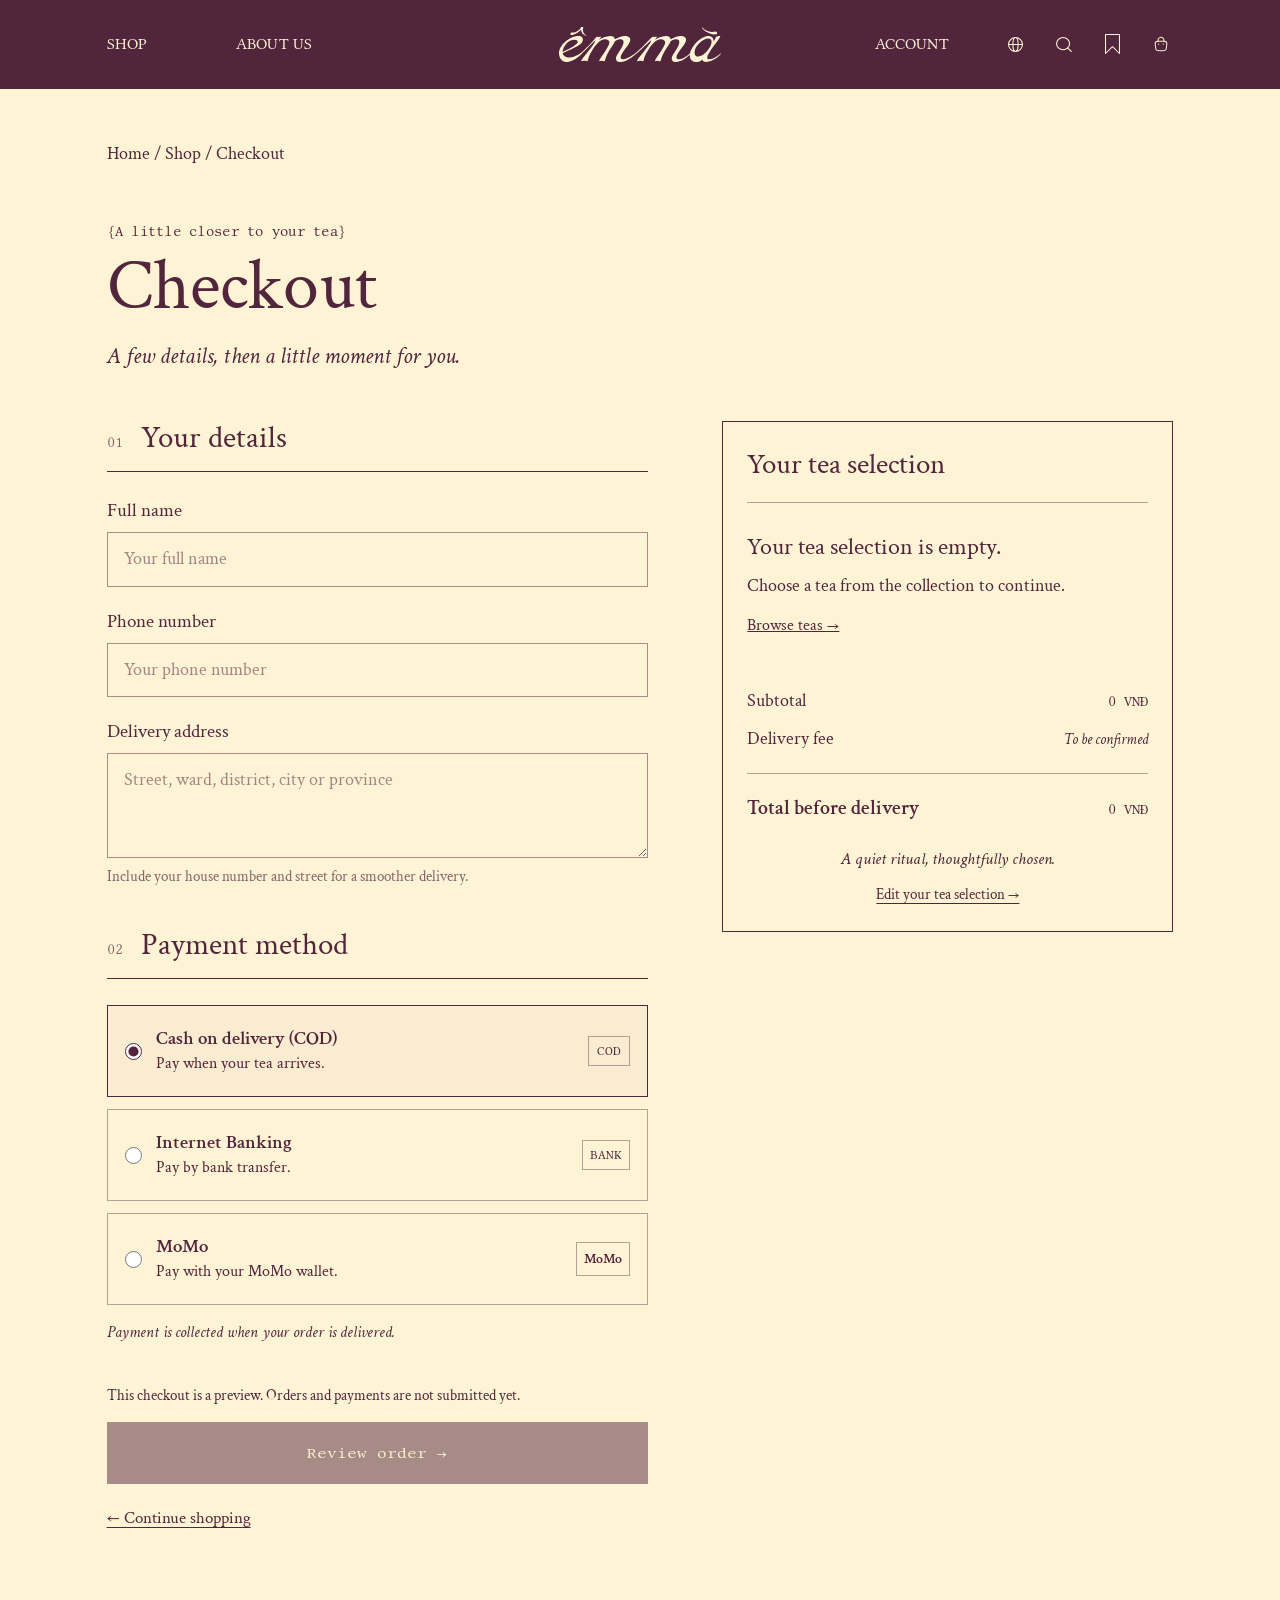
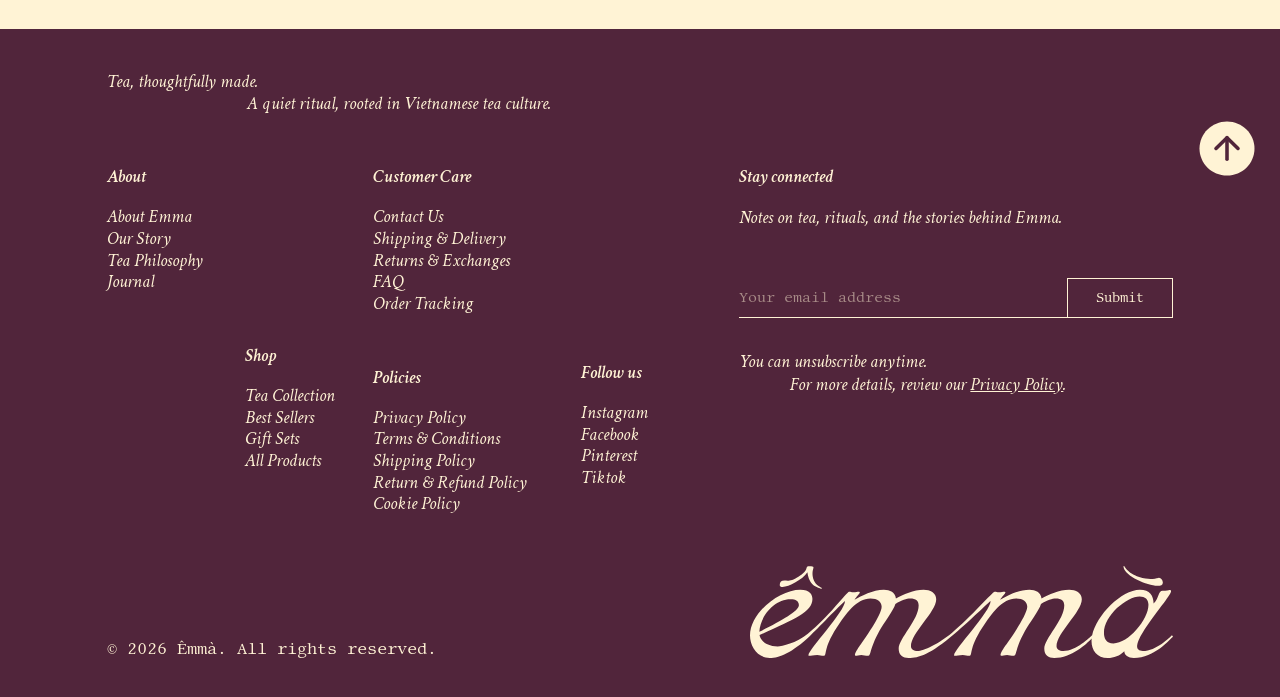
<file: checkout.html>
<!doctype html>
<html lang="en"><head><meta charset="utf-8"><meta name="viewport" content="width=device-width,initial-scale=1"><meta name="theme-color" content="#51253b"><meta name="description" content="Vietnamese teas, thoughtfully selected for modern rituals. Find a little êm mà in your everyday."><title>Checkout — Êmmà</title><link rel="stylesheet" href="styles.css"><link rel="stylesheet" href="pages.css"><script src="app.js" defer></script><script src="i18n.js" defer></script><script src="checkout.js" defer></script></head><body class="inner-page checkout-page"><a class="skip" href="#page-content">Skip to content</a><header><nav aria-label="Main navigation"><div class="nav-left"><a href="shop.html">Shop</a><a href="about.html">About us</a></div><a href="index.html" class="brand" aria-label="Êmmà home"><img src="assets/imgEmmaLogo.svg" alt="Êmmà"></a><div class="nav-right"><button data-action="account" class="account">Account</button><button data-action="language" aria-label="Change language"><img src="assets/imgVector.svg" alt=""></button><button data-action="search" aria-label="Search teas"><img src="assets/imgComponent8.svg" alt=""></button><button data-action="favorites" aria-label="Saved teas"><img src="assets/imgFavorite.svg" alt=""></button><button data-action="cart" aria-label="Shopping bag"><img src="assets/imgVuesaxOutlineBag2.svg" alt=""><span id="cart-count" hidden>0</span></button></div></nav></header><main id="page-content"><section class="checkout-shell"><nav class="checkout-breadcrumb" aria-label="Breadcrumb"><a href="index.html">Home</a><span> / </span><a href="shop.html">Shop</a><span> / </span><span>Checkout</span></nav><div class="checkout-heading"><p class="checkout-eyebrow mono">{A little closer to your tea}</p><h1>Checkout</h1><p>A few details, then a little moment for you.</p></div><div class="checkout-grid"><div class="checkout-main"><form id="checkout-form" novalidate><section class="checkout-section"><div class="checkout-section-title"><span class="mono">01</span><h2>Your details</h2></div><div class="checkout-field"><label for="buyer-name">Full name</label><input id="buyer-name" name="name" type="text" autocomplete="name" maxlength="100" required aria-describedby="name-error" placeholder="Your full name"><p class="field-error" id="name-error"></p></div><div class="checkout-field"><label for="buyer-phone">Phone number</label><input id="buyer-phone" name="phone" type="tel" inputmode="tel" autocomplete="tel" maxlength="25" required aria-describedby="phone-error" placeholder="Your phone number"><p class="field-error" id="phone-error"></p></div><div class="checkout-field"><label for="buyer-address">Delivery address</label><textarea id="buyer-address" name="address" autocomplete="street-address" rows="3" maxlength="500" required aria-describedby="address-help address-error" placeholder="Street, ward, district, city or province"></textarea><p class="checkout-help" id="address-help">Include your house number and street for a smoother delivery.</p><p class="field-error" id="address-error"></p></div></section><section class="checkout-section payment-section"><div class="checkout-section-title"><span class="mono">02</span><h2>Payment method</h2></div><fieldset class="payment-options"><legend class="sr-only">Choose a payment method</legend><label class="payment-option"><input type="radio" name="payment" value="cod" checked required><span class="payment-option-copy"><strong>Cash on delivery (COD)</strong><span>Pay when your tea arrives.</span></span><span class="payment-badge mono">COD</span></label><label class="payment-option"><input type="radio" name="payment" value="bank" required><span class="payment-option-copy"><strong>Internet Banking</strong><span>Pay by bank transfer.</span></span><span class="payment-badge mono">BANK</span></label><label class="payment-option"><input type="radio" name="payment" value="momo" required><span class="payment-option-copy"><strong>MoMo</strong><span>Pay with your MoMo wallet.</span></span><span class="payment-badge momo-badge">MoMo</span></label></fieldset><p id="payment-detail" class="payment-detail" role="status">Payment is collected when your order is delivered.</p></section><div class="checkout-submit-area"><p class="checkout-service-note">This checkout is a preview. Orders and payments are not submitted yet.</p><button class="checkout-submit" id="checkout-submit" type="submit">Review order →</button><p id="checkout-form-status" class="field-error" role="alert"></p><a href="shop.html" class="checkout-back">← Continue shopping</a></div></form><section id="checkout-review" class="checkout-review" hidden aria-labelledby="review-title"><p class="checkout-eyebrow mono">{One last look}</p><h2 id="review-title" tabindex="-1">Your order review</h2><p>Check your details before the next step.</p><dl><dt>Full name</dt><dd id="review-name" data-no-translate></dd><dt>Phone number</dt><dd id="review-phone" data-no-translate></dd><dt>Delivery address</dt><dd id="review-address" data-no-translate></dd><dt>Payment method</dt><dd id="review-payment"></dd></dl><div class="checkout-review-note"><h3>Ready for a little tea.</h3><p>Your details look ready. Order submission and payment processing are not connected, so no order has been placed and no payment has been taken.</p></div><button class="outline" id="edit-checkout" type="button">← Edit details</button></section></div><aside class="checkout-summary" aria-labelledby="summary-title"><h2 id="summary-title">Your tea selection</h2><div id="checkout-items"></div><div class="checkout-totals"><p><span>Subtotal</span><span id="checkout-subtotal" class="mono"></span></p><p><span>Delivery fee</span><span class="checkout-fee">To be confirmed</span></p><div class="checkout-total"><strong>Total before delivery</strong><span id="checkout-total" class="mono"></span></div></div><p class="checkout-summary-note">A quiet ritual, thoughtfully chosen.</p><a href="shop.html" class="checkout-edit-bag">Edit your tea selection →</a></aside></div></section></main><footer><p class="footer-intro">Tea, thoughtfully made.<br><span>A quiet ritual, rooted in Vietnamese tea culture.</span></p><button class="back-top" aria-label="Back to top"><img src="assets/imgIconOutlinedDirectionsArrowsInCircleUp.svg" alt=""></button><div class="footer-grid"><div><h3>About</h3><a href="about.html">About Emma</a><button data-go="about.html#our-story">Our Story</button><button data-go="about.html#philosophy">Tea Philosophy</button><button data-go="about.html">Journal</button><div class="footer-shop"><h3>Shop</h3><a href="shop.html">Tea Collection</a><a href="shop.html#intentional">Best Sellers</a><a href="shop.html">Gift Sets</a><a href="shop.html">All Products</a></div></div><div><h3>Customer Care</h3><button data-info="Contact Us">Contact Us</button><button data-info="Shipping & Delivery">Shipping & Delivery</button><button data-info="Returns & Exchanges">Returns & Exchanges</button><button data-info="FAQ">FAQ</button><button data-info="Order Tracking">Order Tracking</button><div class="policies"><h3>Policies</h3><button data-info="Privacy Policy">Privacy Policy</button><button data-info="Terms & Conditions">Terms & Conditions</button><button data-info="Shipping Policy">Shipping Policy</button><button data-info="Return & Refund Policy">Return & Refund Policy</button><button data-info="Cookie Policy">Cookie Policy</button></div></div><div class="social"><h3>Follow us</h3><button data-info="Instagram">Instagram</button><button data-info="Facebook">Facebook</button><button data-info="Pinterest">Pinterest</button><button data-info="Tiktok">Tiktok</button></div><div class="newsletter"><h3>Stay connected</h3><p>Notes on tea, rituals, and the stories behind Emma.</p><form id="newsletter-form"><label class="sr-only" for="email">Your email address</label><input id="email" type="email" required placeholder="Your email address"><button type="submit">Submit</button></form><p class="newsletter-note">You can unsubscribe anytime.<br><span>For more details, review our <button data-info="Privacy Policy">Privacy Policy</button>.</span></p><p id="newsletter-status" role="status"></p></div></div><div class="footer-bottom"><p>© 2026 Êmmà. All rights reserved.</p><img src="assets/imgEmmaLogo2.svg" alt="Êmmà"></div></footer><dialog id="modal" aria-labelledby="modal-title"><button class="close" aria-label="Close dialog">×</button><div id="modal-body"></div></dialog><dialog id="cart-drawer" aria-labelledby="cart-title"><div id="cart-content"></div></dialog><div id="toast" role="status"></div>
</body></html>
</file>
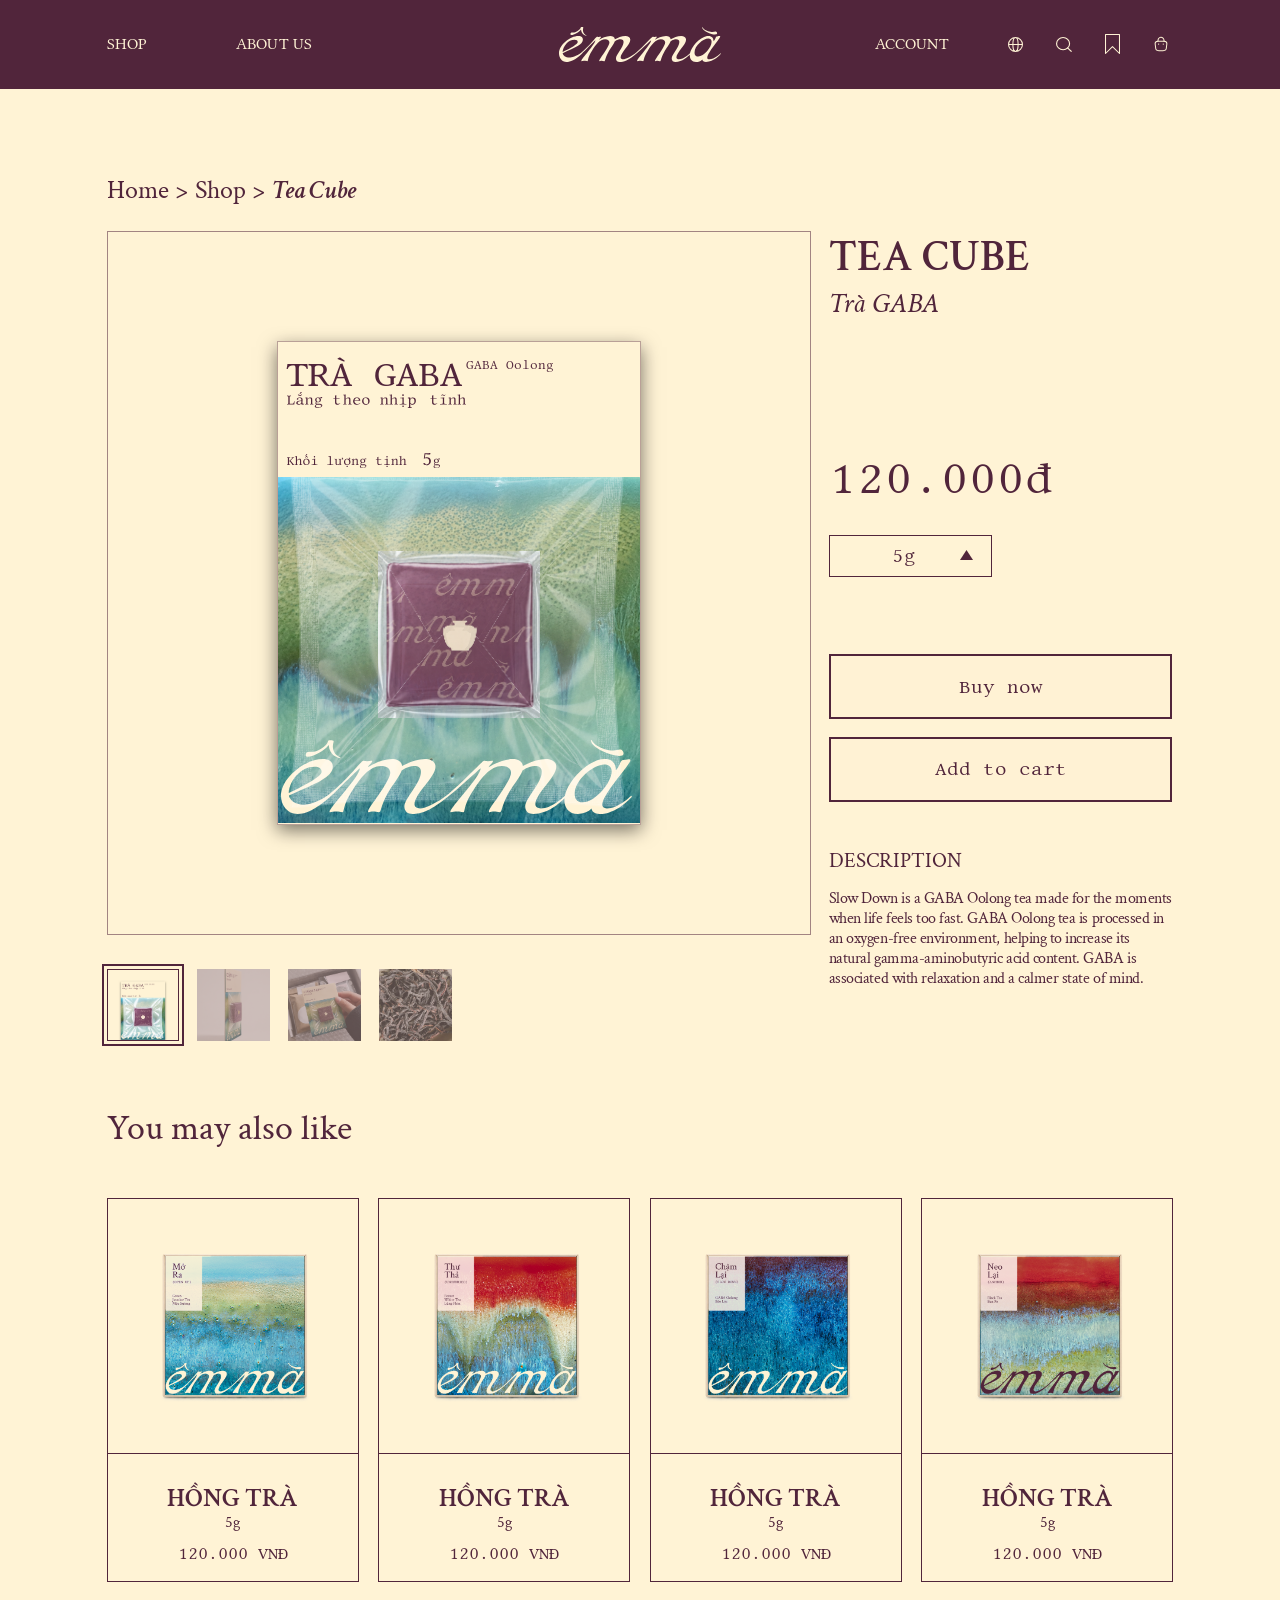
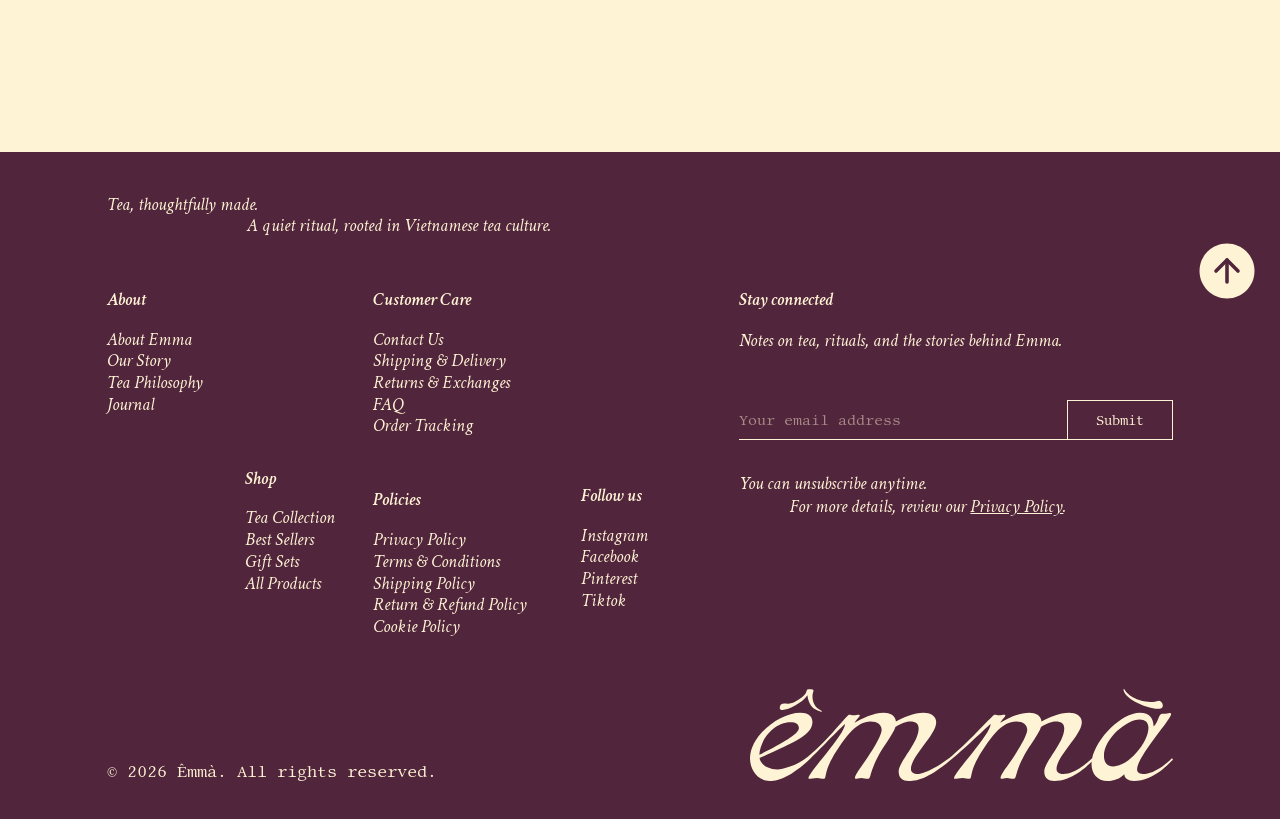
<file: product.html>
<!doctype html>
<html lang="en"><head><meta charset="utf-8"><meta name="viewport" content="width=device-width,initial-scale=1"><meta name="theme-color" content="#51253b"><meta name="description" content="Vietnamese teas, thoughtfully selected for modern rituals. Find a little êm mà in your everyday."><title>Tea Cube — Êmmà</title><link rel="stylesheet" href="styles.css"><link rel="stylesheet" href="pages.css"><script src="app.js" defer></script><script src="i18n.js" defer></script></head><body class="inner-page detail-page"><a class="skip" href="#page-content">Skip to content</a><header><nav aria-label="Main navigation"><div class="nav-left"><a href="shop.html">Shop</a><a href="about.html">About us</a></div><a href="index.html" class="brand" aria-label="Êmmà home"><img src="assets/imgEmmaLogo.svg" alt="Êmmà"></a><div class="nav-right"><button data-action="account" class="account">Account</button><button data-action="language" aria-label="Change language"><img src="assets/imgVector.svg" alt=""></button><button data-action="search" aria-label="Search teas"><img src="assets/imgComponent8.svg" alt=""></button><button data-action="favorites" aria-label="Saved teas"><img src="assets/imgFavorite.svg" alt=""></button><button data-action="cart" aria-label="Shopping bag"><img src="assets/imgVuesaxOutlineBag2.svg" alt=""><span id="cart-count" hidden>0</span></button></div></nav></header><main id="page-content"><section class="product-page-main"><nav class="breadcrumbs" aria-label="Breadcrumb"><a href="index.html">Home</a> &gt; <a href="shop.html">Shop</a> &gt; <em>Tea Cube</em></nav><div class="product-layout"><div class="product-gallery"><div class="product-stage" id="product-stage"><div class="tea-pack"><div class="pack-bottom"><img class="pack-landscape" src="assets/product-imgImage706.png" alt="Vietnamese tea landscape"><img class="pack-logo" src="assets/product-imgEmmaLogo2.svg" alt="Êmmà"><img class="pack-texture" src="tea-cube-912.png" alt=""><div class="pack-cube"><img src="tea-cube-930.png" alt="Tea cube"></div></div><div class="pack-top"><div class="pack-name mono"><span>TRÀ GABA</span><small>GABA Oolong</small></div><img class="pack-effects" src="assets/product-imgEffects.svg" alt="Lắng theo nhịp thở"><img class="pack-weight" src="assets/product-imgKhiLngTnh5G.svg" alt="Khối lượng tịnh 5g"></div></div></div><div class="product-thumbnails"><button aria-label="View Tea Cube packaging" aria-pressed="true" data-gallery="pack"><img src="assets/product-imgRectangle341.png" alt="Tea Cube packaging"></button><button aria-label="View tea cube detail" aria-pressed="false" data-gallery="product-imgImage928.png"><img src="assets/product-imgImage928.png" alt="Tea cube detail"></button><button aria-label="View tea cube box" aria-pressed="false" data-gallery="../tea-cube-921.png"><img src="tea-cube-921.png" alt="Tea cube box"></button><button aria-label="View tea leaves" aria-pressed="false" data-gallery="../tea-cube-689.png"><img src="tea-cube-689.png" alt="Tea leaves"></button></div></div><div class="product-details"><h1>TEA CUBE</h1><p class="product-subtitle">Trà GABA</p><p class="product-price mono">120.000đ</p><label class="weight-select"><span class="sr-only">Net weight</span><select aria-label="Net weight"><option>5g</option></select><img src="assets/product-imgPolygon20.svg" alt=""></label><div class="product-purchase"><button class="outline" data-buy="cube">Buy now</button><button class="outline" data-add="cube">Add to cart</button></div><div class="product-description"><h2>DESCRIPTION</h2><p>Slow Down is a GABA Oolong tea made for the moments when life feels too fast. GABA Oolong tea is processed in an oxygen-free environment, helping to increase its natural gamma-aminobutyric acid content. GABA is associated with relaxation and a calmer state of mind.</p></div></div></div></section><section class="recommendations"><h2>You may also like</h2><div class="catalog-row"><article class="catalog-card"><a class="catalog-picture" href="product.html" aria-label="View HỒNG TRÀ"><span><img src="tea-pack-e.png" alt="HỒNG TRÀ tea packaging" class="crop10"></span></a><div class="catalog-copy"><h3><a href="product.html">HỒNG TRÀ</a></h3><p>5g</p><p class="mono">120.000 VNĐ</p></div><button class="catalog-add" data-add="product-imgRectangle10">Add to cart →</button></article><article class="catalog-card"><a class="catalog-picture" href="product.html" aria-label="View HỒNG TRÀ"><span><img src="tea-pack-b.png" alt="HỒNG TRÀ tea packaging" class="recommend11"></span></a><div class="catalog-copy"><h3><a href="product.html">HỒNG TRÀ</a></h3><p>5g</p><p class="mono">120.000 VNĐ</p></div><button class="catalog-add" data-add="product-imgRectangle11">Add to cart →</button></article><article class="catalog-card"><a class="catalog-picture" href="product.html" aria-label="View HỒNG TRÀ"><span><img src="tea-pack-c.png" alt="HỒNG TRÀ tea packaging" class=""></span></a><div class="catalog-copy"><h3><a href="product.html">HỒNG TRÀ</a></h3><p>5g</p><p class="mono">120.000 VNĐ</p></div><button class="catalog-add" data-add="product-imgRectangle12">Add to cart →</button></article><article class="catalog-card"><a class="catalog-picture" href="product.html" aria-label="View HỒNG TRÀ"><span><img src="tea-pack-a.png" alt="HỒNG TRÀ tea packaging" class=""></span></a><div class="catalog-copy"><h3><a href="product.html">HỒNG TRÀ</a></h3><p>5g</p><p class="mono">120.000 VNĐ</p></div><button class="catalog-add" data-add="product-imgRectangle13">Add to cart →</button></article></div></section></main><footer><p class="footer-intro">Tea, thoughtfully made.<br><span>A quiet ritual, rooted in Vietnamese tea culture.</span></p><button class="back-top" aria-label="Back to top"><img src="assets/imgIconOutlinedDirectionsArrowsInCircleUp.svg" alt=""></button><div class="footer-grid"><div><h3>About</h3><a href="about.html">About Emma</a><button data-go="about.html#our-story">Our Story</button><button data-go="about.html#philosophy">Tea Philosophy</button><button data-go="about.html">Journal</button><div class="footer-shop"><h3>Shop</h3><a href="shop.html">Tea Collection</a><a href="shop.html#intentional">Best Sellers</a><a href="shop.html">Gift Sets</a><a href="shop.html">All Products</a></div></div><div><h3>Customer Care</h3><button data-info="Contact Us">Contact Us</button><button data-info="Shipping & Delivery">Shipping & Delivery</button><button data-info="Returns & Exchanges">Returns & Exchanges</button><button data-info="FAQ">FAQ</button><button data-info="Order Tracking">Order Tracking</button><div class="policies"><h3>Policies</h3><button data-info="Privacy Policy">Privacy Policy</button><button data-info="Terms & Conditions">Terms & Conditions</button><button data-info="Shipping Policy">Shipping Policy</button><button data-info="Return & Refund Policy">Return & Refund Policy</button><button data-info="Cookie Policy">Cookie Policy</button></div></div><div class="social"><h3>Follow us</h3><button data-info="Instagram">Instagram</button><button data-info="Facebook">Facebook</button><button data-info="Pinterest">Pinterest</button><button data-info="Tiktok">Tiktok</button></div><div class="newsletter"><h3>Stay connected</h3><p>Notes on tea, rituals, and the stories behind Emma.</p><form id="newsletter-form"><label class="sr-only" for="email">Your email address</label><input id="email" type="email" required placeholder="Your email address"><button type="submit">Submit</button></form><p class="newsletter-note">You can unsubscribe anytime.<br><span>For more details, review our <button data-info="Privacy Policy">Privacy Policy</button>.</span></p><p id="newsletter-status" role="status"></p></div></div><div class="footer-bottom"><p>© 2026 Êmmà. All rights reserved.</p><img src="assets/imgEmmaLogo2.svg" alt="Êmmà"></div></footer><dialog id="modal" aria-labelledby="modal-title"><button class="close" aria-label="Close dialog">×</button><div id="modal-body"></div></dialog><dialog id="cart-drawer" aria-labelledby="cart-title"><div id="cart-content"></div></dialog><div id="toast" role="status"></div>
</body></html>
</file>
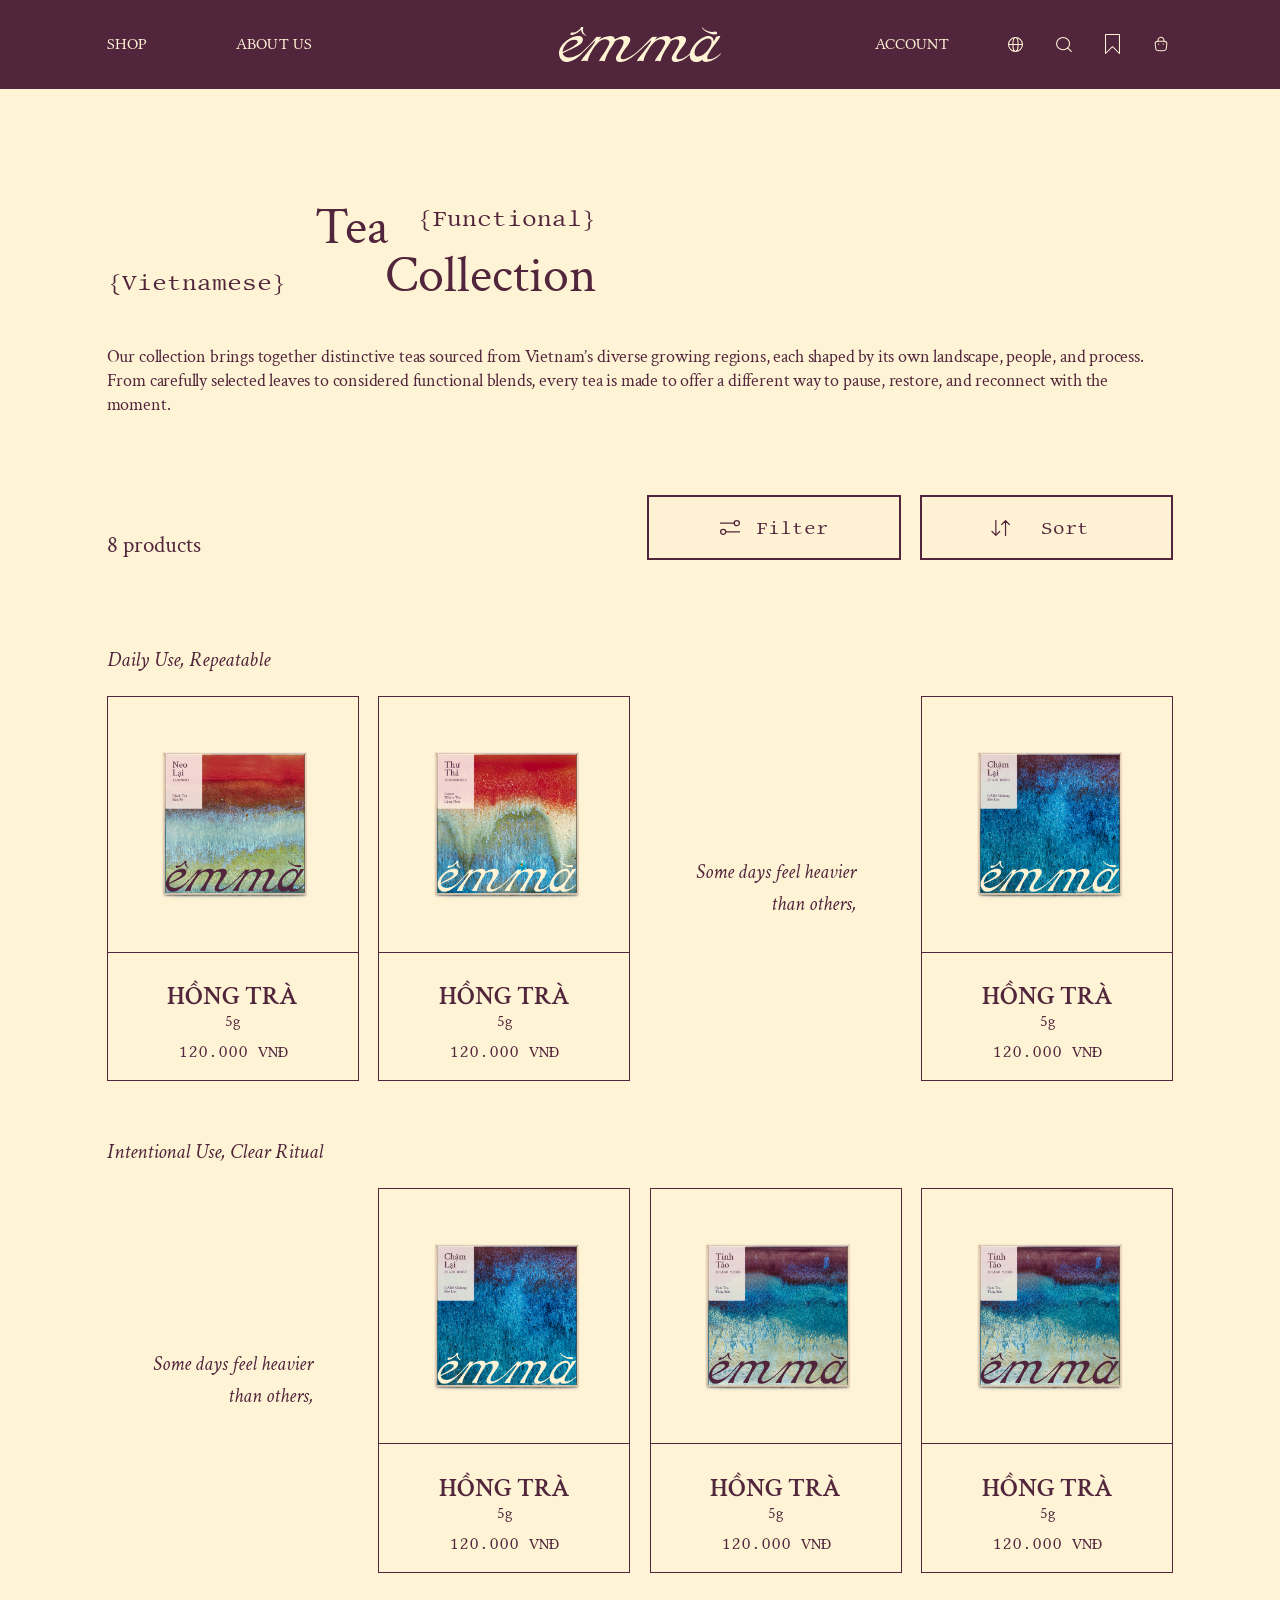
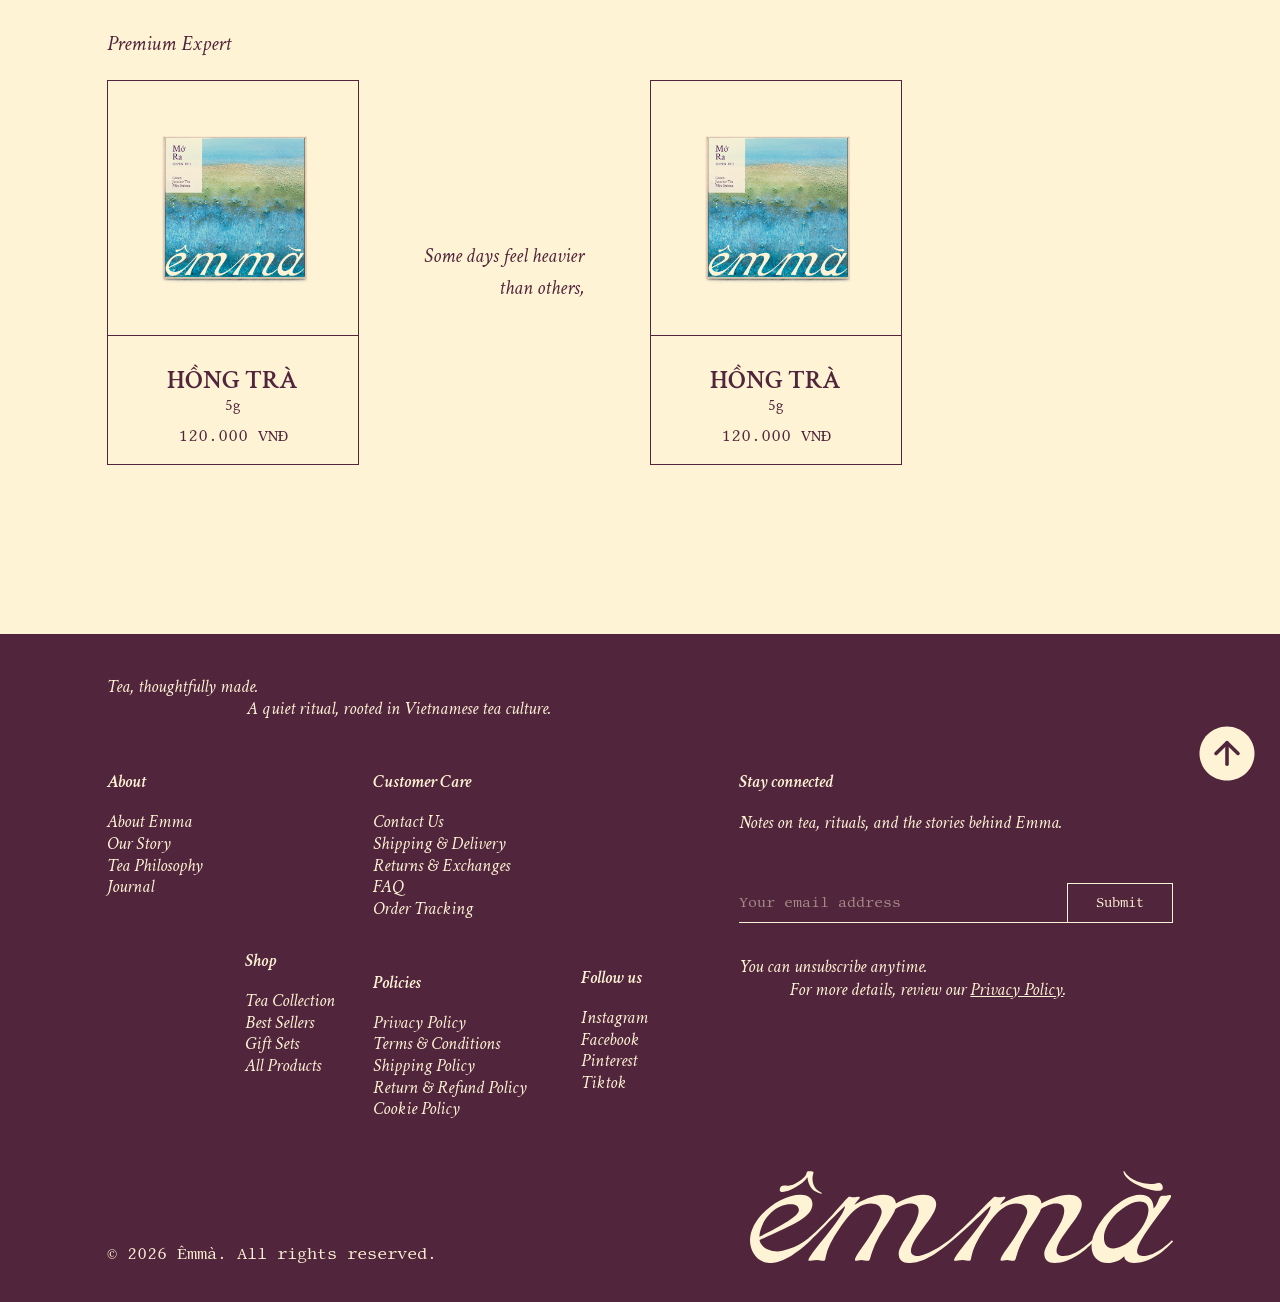
<file: shop.html>
<!doctype html>
<html lang="en"><head><meta charset="utf-8"><meta name="viewport" content="width=device-width,initial-scale=1"><meta name="theme-color" content="#51253b"><meta name="description" content="Vietnamese teas, thoughtfully selected for modern rituals. Find a little êm mà in your everyday."><title>Tea Collection — Êmmà</title><link rel="stylesheet" href="styles.css"><link rel="stylesheet" href="pages.css"><script src="app.js" defer></script><script src="i18n.js" defer></script></head><body class="inner-page shop-page"><a class="skip" href="#page-content">Skip to content</a><header><nav aria-label="Main navigation"><div class="nav-left"><a href="shop.html">Shop</a><a href="about.html">About us</a></div><a href="index.html" class="brand" aria-label="Êmmà home"><img src="assets/imgEmmaLogo.svg" alt="Êmmà"></a><div class="nav-right"><button data-action="account" class="account">Account</button><button data-action="language" aria-label="Change language"><img src="assets/imgVector.svg" alt=""></button><button data-action="search" aria-label="Search teas"><img src="assets/imgComponent8.svg" alt=""></button><button data-action="favorites" aria-label="Saved teas"><img src="assets/imgFavorite.svg" alt=""></button><button data-action="cart" aria-label="Shopping bag"><img src="assets/imgVuesaxOutlineBag2.svg" alt=""><span id="cart-count" hidden>0</span></button></div></nav></header><main id="page-content"><section class="shop-intro"><div class="section-title"><h1>Tea <span>Collection</span></h1><p class="tag top">{Functional}</p><p class="tag bottom">{Vietnamese}</p></div><p>Our collection brings together distinctive teas sourced from Vietnam’s diverse growing regions, each shaped by its own landscape, people, and process. From carefully selected leaves to considered functional blends, every tea is made to offer a different way to pause, restore, and reconnect with the moment.</p></section><section class="shop-catalog"><div class="catalog-toolbar"><p id="product-count">8 products</p><div><button class="outline" id="filter-toggle" aria-expanded="false" aria-controls="filter-panel"><img src="assets/shop-imgComponent11.svg" alt="">Filter</button><label class="outline sort-label"><img src="assets/shop-imgComponent12.svg" alt=""><span class="sr-only">Sort products</span><select id="sort-products"><option value="featured">Sort</option><option value="az">Name: A to Z</option><option value="za">Name: Z to A</option></select></label></div></div><div id="filter-panel" hidden><fieldset><legend>Find your ritual</legend><label><input type="checkbox" value="daily" checked> Daily Use</label><label><input type="checkbox" value="intentional" checked> Intentional Use</label><label><input type="checkbox" value="premium" checked> Premium Expert</label></fieldset><button id="reset-filters">Reset filters</button></div><p id="filter-status" role="status" class="sr-only"></p><section class="catalog-group" data-group="daily"><h2>Daily Use, Repeatable</h2><div class="catalog-row"><article class="catalog-card"><a class="catalog-picture" href="product.html" aria-label="View HỒNG TRÀ"><span><img src="tea-pack-a.png" alt="HỒNG TRÀ tea packaging" class="crop10"></span></a><div class="catalog-copy"><h3><a href="product.html">HỒNG TRÀ</a></h3><p>5g</p><p class="mono">120.000 VNĐ</p></div><button class="catalog-add" data-add="shop-imgRectangle10">Add to cart →</button></article><article class="catalog-card"><a class="catalog-picture" href="product.html" aria-label="View HỒNG TRÀ"><span><img src="tea-pack-b.png" alt="HỒNG TRÀ tea packaging" class="crop11"></span></a><div class="catalog-copy"><h3><a href="product.html">HỒNG TRÀ</a></h3><p>5g</p><p class="mono">120.000 VNĐ</p></div><button class="catalog-add" data-add="shop-imgRectangle11">Add to cart →</button></article><div class="catalog-quote"><p>Some days feel heavier<br><span>than others,</span></p></div><article class="catalog-card"><a class="catalog-picture" href="product.html" aria-label="View HỒNG TRÀ"><span><img src="tea-pack-c.png" alt="HỒNG TRÀ tea packaging" class=""></span></a><div class="catalog-copy"><h3><a href="product.html">HỒNG TRÀ</a></h3><p>5g</p><p class="mono">120.000 VNĐ</p></div><button class="catalog-add" data-add="shop-imgRectangle12">Add to cart →</button></article></div></section><section class="catalog-group" id="intentional" data-group="intentional"><h2>Intentional Use, Clear Ritual</h2><div class="catalog-row"><div class="catalog-quote"><p>Some days feel heavier<br><span>than others,</span></p></div><article class="catalog-card"><a class="catalog-picture" href="product.html" aria-label="View HỒNG TRÀ"><span><img src="tea-pack-c.png" alt="HỒNG TRÀ tea packaging" class=""></span></a><div class="catalog-copy"><h3><a href="product.html">HỒNG TRÀ</a></h3><p>5g</p><p class="mono">120.000 VNĐ</p></div><button class="catalog-add" data-add="shop-imgRectangle12">Add to cart →</button></article><article class="catalog-card"><a class="catalog-picture" href="product.html" aria-label="View HỒNG TRÀ"><span><img src="tea-pack-d.png" alt="HỒNG TRÀ tea packaging" class="crop13"></span></a><div class="catalog-copy"><h3><a href="product.html">HỒNG TRÀ</a></h3><p>5g</p><p class="mono">120.000 VNĐ</p></div><button class="catalog-add" data-add="shop-imgRectangle13">Add to cart →</button></article><article class="catalog-card"><a class="catalog-picture" href="product.html" aria-label="View HỒNG TRÀ"><span><img src="tea-pack-d.png" alt="HỒNG TRÀ tea packaging" class="crop14"></span></a><div class="catalog-copy"><h3><a href="product.html">HỒNG TRÀ</a></h3><p>5g</p><p class="mono">120.000 VNĐ</p></div><button class="catalog-add" data-add="shop-imgRectangle14">Add to cart →</button></article></div></section><section class="catalog-group" data-group="premium"><h2>Premium Expert</h2><div class="catalog-row"><article class="catalog-card"><a class="catalog-picture" href="product.html" aria-label="View HỒNG TRÀ"><span><img src="tea-pack-e.png" alt="HỒNG TRÀ tea packaging" class=""></span></a><div class="catalog-copy"><h3><a href="product.html">HỒNG TRÀ</a></h3><p>5g</p><p class="mono">120.000 VNĐ</p></div><button class="catalog-add" data-add="shop-imgRectangle15">Add to cart →</button></article><div class="catalog-quote"><p>Some days feel heavier<br><span>than others,</span></p></div><article class="catalog-card"><a class="catalog-picture" href="product.html" aria-label="View HỒNG TRÀ"><span><img src="tea-pack-e.png" alt="HỒNG TRÀ tea packaging" class="crop16"></span></a><div class="catalog-copy"><h3><a href="product.html">HỒNG TRÀ</a></h3><p>5g</p><p class="mono">120.000 VNĐ</p></div><button class="catalog-add" data-add="shop-imgRectangle16">Add to cart →</button></article></div></section></section></main><footer><p class="footer-intro">Tea, thoughtfully made.<br><span>A quiet ritual, rooted in Vietnamese tea culture.</span></p><button class="back-top" aria-label="Back to top"><img src="assets/imgIconOutlinedDirectionsArrowsInCircleUp.svg" alt=""></button><div class="footer-grid"><div><h3>About</h3><a href="about.html">About Emma</a><button data-go="about.html#our-story">Our Story</button><button data-go="about.html#philosophy">Tea Philosophy</button><button data-go="about.html">Journal</button><div class="footer-shop"><h3>Shop</h3><a href="shop.html">Tea Collection</a><a href="shop.html#intentional">Best Sellers</a><a href="shop.html">Gift Sets</a><a href="shop.html">All Products</a></div></div><div><h3>Customer Care</h3><button data-info="Contact Us">Contact Us</button><button data-info="Shipping & Delivery">Shipping & Delivery</button><button data-info="Returns & Exchanges">Returns & Exchanges</button><button data-info="FAQ">FAQ</button><button data-info="Order Tracking">Order Tracking</button><div class="policies"><h3>Policies</h3><button data-info="Privacy Policy">Privacy Policy</button><button data-info="Terms & Conditions">Terms & Conditions</button><button data-info="Shipping Policy">Shipping Policy</button><button data-info="Return & Refund Policy">Return & Refund Policy</button><button data-info="Cookie Policy">Cookie Policy</button></div></div><div class="social"><h3>Follow us</h3><button data-info="Instagram">Instagram</button><button data-info="Facebook">Facebook</button><button data-info="Pinterest">Pinterest</button><button data-info="Tiktok">Tiktok</button></div><div class="newsletter"><h3>Stay connected</h3><p>Notes on tea, rituals, and the stories behind Emma.</p><form id="newsletter-form"><label class="sr-only" for="email">Your email address</label><input id="email" type="email" required placeholder="Your email address"><button type="submit">Submit</button></form><p class="newsletter-note">You can unsubscribe anytime.<br><span>For more details, review our <button data-info="Privacy Policy">Privacy Policy</button>.</span></p><p id="newsletter-status" role="status"></p></div></div><div class="footer-bottom"><p>© 2026 Êmmà. All rights reserved.</p><img src="assets/imgEmmaLogo2.svg" alt="Êmmà"></div></footer><dialog id="modal" aria-labelledby="modal-title"><button class="close" aria-label="Close dialog">×</button><div id="modal-body"></div></dialog><dialog id="cart-drawer" aria-labelledby="cart-title"><div id="cart-content"></div></dialog><div id="toast" role="status"></div>
</body></html>
</file>
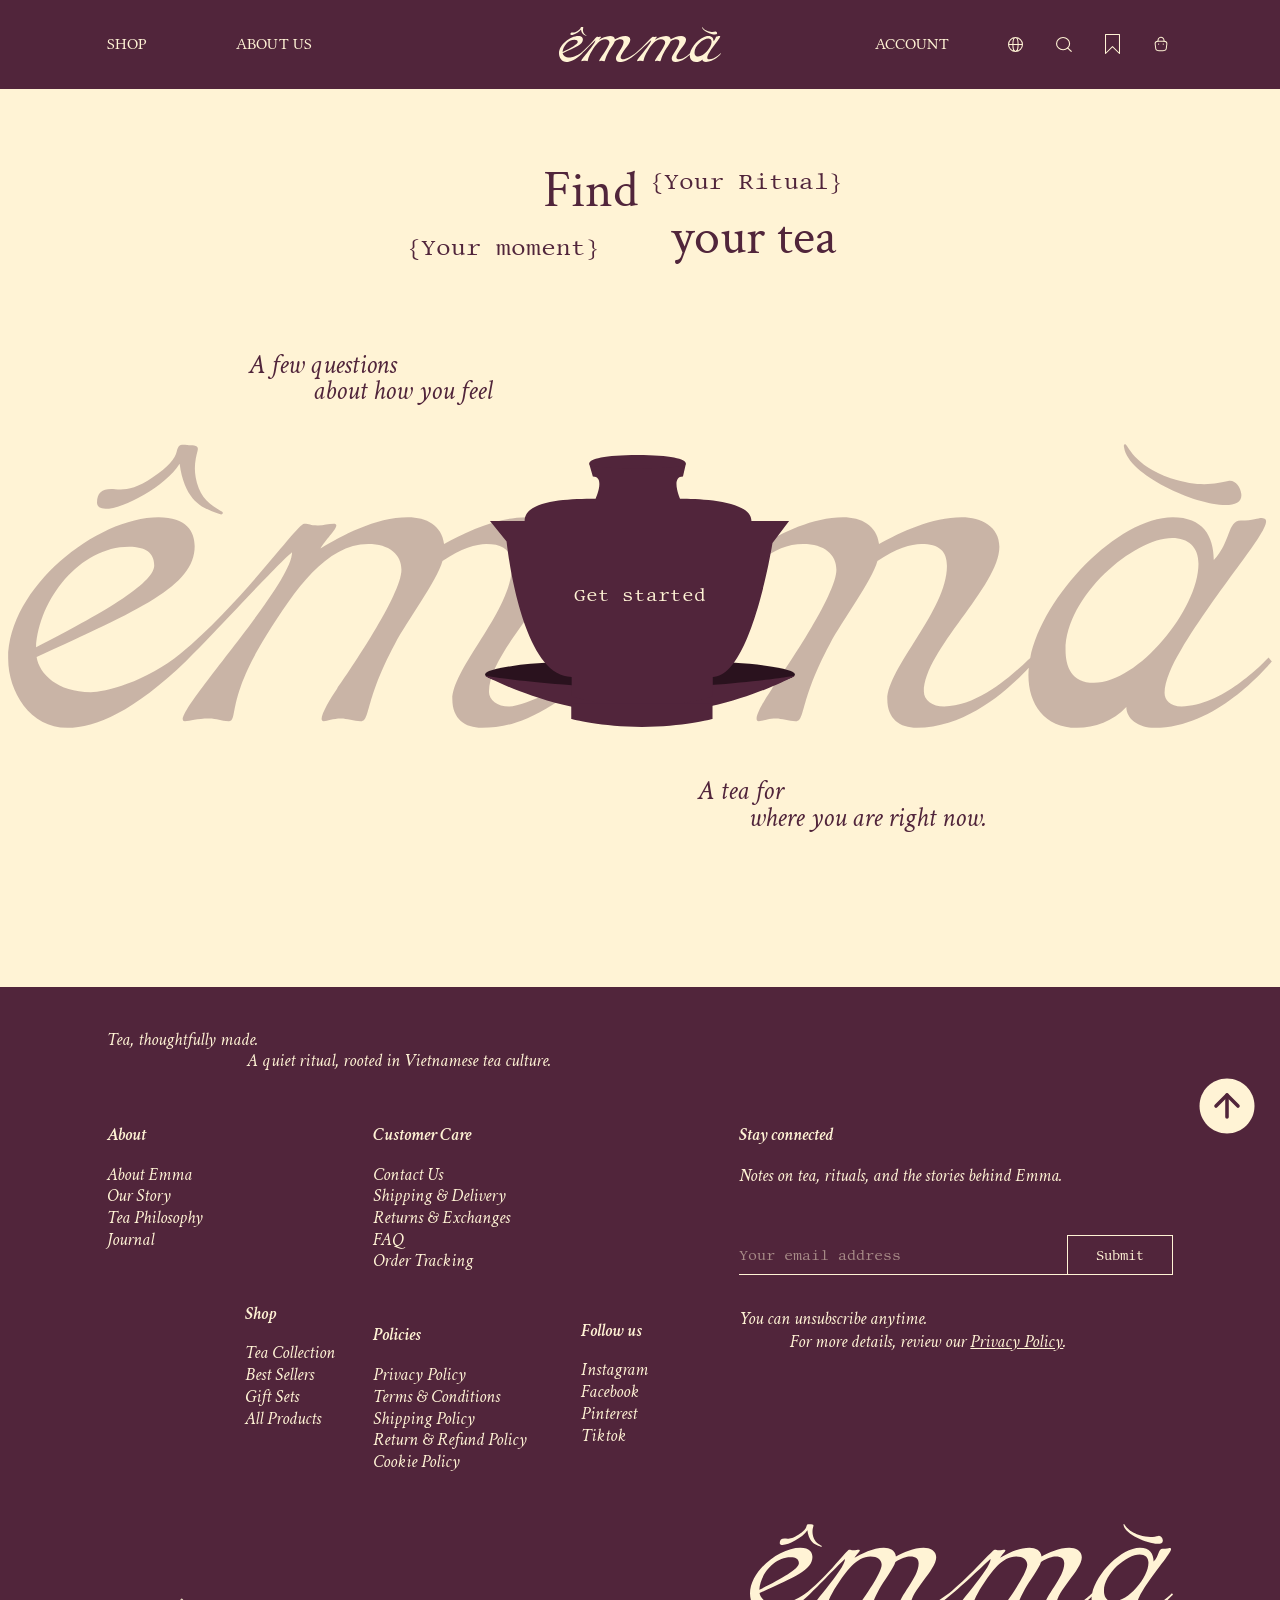
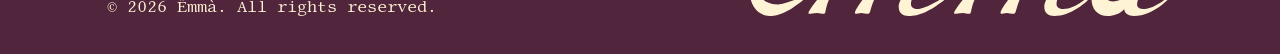
<file: tea-finder.html>
<!doctype html>
<html lang="en"><head><meta charset="utf-8"><meta name="viewport" content="width=device-width,initial-scale=1"><meta name="theme-color" content="#51253b"><meta name="description" content="Vietnamese teas, thoughtfully selected for modern rituals. Find a little êm mà in your everyday."><title>Find Your Tea — Êmmà</title><link rel="stylesheet" href="styles.css"><link rel="stylesheet" href="pages.css"><script src="app.js" defer></script><script src="i18n.js" defer></script></head><body class="inner-page tea-finder-page"><a class="skip" href="#page-content">Skip to content</a><header><nav aria-label="Main navigation"><div class="nav-left"><a href="shop.html">Shop</a><a href="about.html">About us</a></div><a href="index.html" class="brand" aria-label="Êmmà home"><img src="assets/imgEmmaLogo.svg" alt="Êmmà"></a><div class="nav-right"><button data-action="account" class="account">Account</button><button data-action="language" aria-label="Change language"><img src="assets/imgVector.svg" alt=""></button><button data-action="search" aria-label="Search teas"><img src="assets/imgComponent8.svg" alt=""></button><button data-action="favorites" aria-label="Saved teas"><img src="assets/imgFavorite.svg" alt=""></button><button data-action="cart" aria-label="Shopping bag"><img src="assets/imgVuesaxOutlineBag2.svg" alt=""><span id="cart-count" hidden>0</span></button></div></nav></header><main id="page-content"><section id="tea-finder" class="finder"><div class="section-title"><h2>Find <span>your tea</span></h2><p class="tag top">{Your Ritual}</p><p class="tag bottom">{Your moment}</p></div><p class="finder-intro">A few questions<br><span>about how you feel</span></p><img class="finder-wordmark" src="assets/imgEmmaLogo1.svg" alt=""><button class="gaiwan" data-action="quiz"><img src="assets/imgGaiwan.svg" alt=""><span>Get started</span></button><p class="finder-outro">A tea for<br><span>where you are right now.</span></p></section></main><footer><p class="footer-intro">Tea, thoughtfully made.<br><span>A quiet ritual, rooted in Vietnamese tea culture.</span></p><button class="back-top" aria-label="Back to top"><img src="assets/imgIconOutlinedDirectionsArrowsInCircleUp.svg" alt=""></button><div class="footer-grid"><div><h3>About</h3><a href="about.html">About Emma</a><button data-go="about.html#our-story">Our Story</button><button data-go="about.html#philosophy">Tea Philosophy</button><button data-go="about.html">Journal</button><div class="footer-shop"><h3>Shop</h3><a href="shop.html">Tea Collection</a><a href="shop.html#intentional">Best Sellers</a><a href="shop.html">Gift Sets</a><a href="shop.html">All Products</a></div></div><div><h3>Customer Care</h3><button data-info="Contact Us">Contact Us</button><button data-info="Shipping & Delivery">Shipping & Delivery</button><button data-info="Returns & Exchanges">Returns & Exchanges</button><button data-info="FAQ">FAQ</button><button data-info="Order Tracking">Order Tracking</button><div class="policies"><h3>Policies</h3><button data-info="Privacy Policy">Privacy Policy</button><button data-info="Terms & Conditions">Terms & Conditions</button><button data-info="Shipping Policy">Shipping Policy</button><button data-info="Return & Refund Policy">Return & Refund Policy</button><button data-info="Cookie Policy">Cookie Policy</button></div></div><div class="social"><h3>Follow us</h3><button data-info="Instagram">Instagram</button><button data-info="Facebook">Facebook</button><button data-info="Pinterest">Pinterest</button><button data-info="Tiktok">Tiktok</button></div><div class="newsletter"><h3>Stay connected</h3><p>Notes on tea, rituals, and the stories behind Emma.</p><form id="newsletter-form"><label class="sr-only" for="email">Your email address</label><input id="email" type="email" required placeholder="Your email address"><button type="submit">Submit</button></form><p class="newsletter-note">You can unsubscribe anytime.<br><span>For more details, review our <button data-info="Privacy Policy">Privacy Policy</button>.</span></p><p id="newsletter-status" role="status"></p></div></div><div class="footer-bottom"><p>© 2026 Êmmà. All rights reserved.</p><img src="assets/imgEmmaLogo2.svg" alt="Êmmà"></div></footer><dialog id="modal" aria-labelledby="modal-title"><button class="close" aria-label="Close dialog">×</button><div id="modal-body"></div></dialog><dialog id="cart-drawer" aria-labelledby="cart-title"><div id="cart-content"></div></dialog><div id="toast" role="status"></div>
</body></html>
</file>
<file: styles.css>
@import url('https://fonts.googleapis.com/css2?family=Crimson+Text:ital,wght@0,400;0,600;1,400;1,600&family=Libertinus+Math&family=Libertinus+Mono&display=swap');
:root{--cream:#fff3d5;--plum:#51253b;--serif:'Crimson Text',Georgia,serif;--mono:'Libertinus Mono','Courier New',monospace;--nav:'Libertinus Math',Georgia,serif}*{box-sizing:border-box}html{scroll-behavior:smooth;scroll-padding-top:30px}body{margin:0;color:var(--plum);background:var(--cream);font-family:var(--serif)}button,input{font:inherit}button,a{-webkit-tap-highlight-color:transparent}button{cursor:pointer;color:inherit}button{border:0;background:none}a{color:inherit;text-decoration:none}a:hover,button:hover{opacity:.78}button:focus-visible,a:focus-visible,input:focus-visible{outline:2px solid currentColor;outline-offset:5px}p,h1,h2,h3{margin:0;font-weight:400}img{display:block}button img{pointer-events:none}main{overflow:hidden}.mono,.tag,.outline{font-family:var(--mono)}.skip{position:absolute;top:-60px;z-index:20;background:var(--cream);padding:12px}.skip:focus{top:0}.sr-only{position:absolute;width:1px;height:1px;overflow:hidden;clip:rect(0,0,0,0)}header{position:absolute;top:0;left:0;right:0;z-index:5;color:var(--cream);height:6.94vw;background-image:url('assets/imgProperty1Variant2.png');background-size:cover}nav{height:100%;display:flex;align-items:center;padding:0 8.33%;justify-content:space-between;gap:4vw;font-family:var(--nav);font-size:1.25vw;text-transform:uppercase}nav button{padding:4px;color:inherit}nav .account{text-transform:uppercase}.nav-left{display:flex;gap:7vw;flex:1}.brand{width:12.7vw}.brand img{width:100%;height:auto}.nav-right{display:flex;align-items:center;gap:2vw;flex:1;justify-content:flex-end}.nav-right .account{margin-right:2vw}.nav-right img{max-width:1.25vw;height:auto}.nav-right button:last-child{position:relative}#cart-count{position:absolute;background:var(--cream);color:var(--plum);border-radius:50%;font:10px var(--mono);padding:1px 4px;right:-8px;top:-4px}.hero{height:49.76vw;position:relative;color:var(--cream);overflow:hidden}.hero-layer{position:absolute;inset:0}.hero-layer img{width:100%;position:absolute;height:126.3vw;top:-72.38vw}.hero-layer.first img{top:-67.08vw}.hero-layer i{position:absolute;inset:0;background:#681e43;mix-blend-mode:lighten}.hero h1{position:absolute;left:23.29%;top:47.25%;font-size:6.25vw;line-height:1}.picked{position:absolute;top:23.74%;left:15.42%;text-align:right}.hero small{display:block;font-size:1.8vw}.hero .picked small{padding-right:5.6vw}.hero span{font-size:4.94vw;letter-spacing:-.34vw;line-height:1.1}.hero sup{font-size:1.8vw;letter-spacing:0;vertical-align:top}.black{position:absolute;left:53.65%;top:27.81%;font-size:1.8vw}.origin{position:absolute;top:49.96%;left:68.49%;text-align:center;font-size:1.8vw}.flush{position:absolute;left:33.41%;top:68.94%;text-align:center}.hero-link{position:absolute;left:67.45%;top:80.6%;font-size:1.66vw}.hero-progress{position:absolute;left:45.3%;top:92%;width:9.4%}.hero-progress img{width:100%;height:auto}.collection{padding:3.75vw 8.33% 8.6vw}.section-title{position:relative;width:42vw;height:8vw;margin:0 auto 2.2vw}.section-title h2{font-size:4.06vw;line-height:.87;position:absolute;left:0;top:0;width:100%;text-align:center}.section-title h2 span{display:block;text-align:right;margin-top:.2vw}.tag{position:absolute;font-size:1.8vw;white-space:nowrap}.section-title .top{top:0;right:-.6vw}.section-title .bottom{bottom:.6vw;left:7vw}.collection-layout{display:grid;grid-template-columns:40.7% 59.3%;gap:0}.product-card{position:relative;border:1px solid #51253b77;min-height:45.87vw}.main-product{padding:0;width:100%;height:45.87vw;position:absolute;inset:0}.main-product>img{width:100%;height:100%;object-fit:fill}.swatches{position:absolute;top:28.027vw;left:1vw;display:flex;gap:.7vw}.swatches button{padding:0;width:3vw;height:3vw;overflow:hidden}.swatches img{width:100%;height:100%;object-fit:cover}.swatches button:nth-child(2){background:#51253b}.swatches button:nth-child(2) img{opacity:.55}.swatches button:nth-child(3) img{transform:rotate(-90deg);opacity:.5}.card-copy{position:relative;padding:32.889vw 1vw 2vw;pointer-events:none}.card-copy h3{font-size:3.8vw;line-height:1.1;margin-left:-.5vw}.card-copy p{font-size:1.25vw;line-height:1.22;margin:1vw 0 0}.card-copy p+p{margin-top:1.6vw;font-size:1.39vw}.card-copy button{pointer-events:auto;font-size:1.1vw;padding:0;margin-top:.3vw}.tea-collage{height:46.3vw;position:relative}.tile{position:absolute;padding:0;mix-blend-mode:darken;overflow:hidden}.tile img{width:100%;height:100%;object-fit:cover}.t1{left:-1.25%;top:0;width:9.72vw;height:8.4vw}.t1 img{height:120.22%;margin-top:-9.8%}.t2{left:25.8%;top:0;width:11.24vw;height:8.4vw}.t2 img{height:133.88%;margin-top:-14.8%}.t3{left:55.4%;top:10.9vw;width:10.2vw;height:8.33vw}.t3 img{height:122.5%;margin-top:-10.2%}.t4{left:82.5%;top:10.9vw;width:11.45vw;height:8.33vw}.t4 img{height:137.5%;margin-top:-10.9%}.t5{left:27.4%;top:21.5vw;width:9.51vw;height:9.51vw}.t6{left:55.4%;top:22vw;width:9.44vw;height:9.44vw}.t7{left:11.4%;top:32.3vw;width:11.24vw;height:11.24vw}.t8{left:55.8%;top:33.4vw;width:9.44vw;height:9.44vw}.t9{left:84.2%;top:33.1vw;width:9.72vw;height:9.72vw}.tea-collage>p{position:absolute;bottom:0;left:3%;font-size:1.39vw;font-style:italic;white-space:nowrap}.withering{height:50.66vw;position:relative;color:var(--cream);overflow:hidden}.withering-image{position:absolute;width:175.7%;height:277.26%;left:-59.38%;top:-127.53%;transform:scaleY(-1)}.process-content{position:absolute;inset:0}.process-content h2{font-size:6.5vw;line-height:1;text-align:center;position:absolute;top:17.53%;left:32.3%;width:35.6%}.process-type{position:absolute;top:18.9%;left:18.28%;font-size:1.85vw}.process-origin{position:absolute;top:36.76%;left:70%;font-size:1.85vw}.process-line{position:absolute;left:35.8%;top:47.88%;width:28.5%;height:auto}.process-stats{position:absolute;left:18.28%;right:18.28%;top:53.71%;display:flex;justify-content:space-between}.process-stats p{display:flex;flex-direction:column}.process-stats small{font-size:1.85vw;text-align:right}.process-stats span{font-size:5.1vw;line-height:1.2;letter-spacing:-.35vw}.process-stats sup{font-size:2.3vw;vertical-align:top;letter-spacing:0}.process-description{position:absolute;top:70%;left:28%;width:44%;font-size:1.85vw;line-height:1.12;text-align:center}.about{height:83.41vw;position:relative;padding:20vw 8.33% 0;display:grid;grid-template-columns:40.7% 32.15% 23.75%;gap:1.4%;align-items:start}.wash{position:absolute;max-width:none;pointer-events:none;z-index:-0}.wash-top{width:143.4%;left:-21%;top:8.7vw;transform:scaleY(-1)}.wash-middle{width:162%;left:-39.6%;top:21.9vw}.about-copy,.harvest-card,.altitude-card{position:relative}.about-heading{height:17.8vw}.about-heading h2{font-size:5.87vw;line-height:1;position:absolute;left:-8.6vw}.about-heading h2 span{margin-left:12.2vw}.ancient{top:.5vw;left:18vw;font-size:1.68vw}.modern{top:12.8vw;left:0;font-size:1.68vw}.about-copy>p{font-size:1.665vw;line-height:1.1325;letter-spacing:-.017vw}.outline{border:2px solid var(--plum);background:#fff3d5cc;padding:1.6vw 2vw;min-height:4.93vw;width:26.85vw;font-size:1.39vw;display:inline-flex;align-items:center;justify-content:center;white-space:nowrap}.about-copy .outline{margin-top:5vw}.harvest-card{height:27.76vw;overflow:hidden;margin-top:9.55vw;color:var(--cream)}.harvest-bg{position:absolute;left:-6.74%;top:-10.95%;width:106.74%;height:128.75%;object-fit:cover}.daily{position:absolute;top:-12%;left:-3.6%;width:107.5%;height:auto}.harvest-card h3{position:absolute;top:50%;right:14%;font-size:1.94vw}.mini-origin{position:absolute;top:30%;left:14%;font-size:.56vw;text-align:center}.harvest-stat{position:absolute;top:76%;left:19%;font-size:.56vw}.harvest-stat b,.summer b{font-size:1.53vw;font-weight:400}.summer{position:absolute;bottom:2%;right:14%;font-size:.56vw}.altitude-card{height:26.37vw;overflow:hidden;margin-top:22.3vw;color:var(--cream)}.altitude-base{position:absolute;width:100%;height:100%;object-fit:cover}.altitude-bg{position:absolute;width:199.51%;height:100.06%;left:-83.92%;top:0}.altitude-card .daily{width:106.64%;left:-6.7%;top:-6%}.altitude-card h3{position:absolute;top:52%;left:11.67%;width:77%;text-align:center;font-size:1.85vw;line-height:.89}.altitude-card>p{position:absolute;top:73%;width:100%;text-align:center;font-size:1.45vw;line-height:.75}.altitude-card small{font-size:.53vw}.altitude-card sup{font-size:.85vw}.featured{display:grid;grid-template-columns:63.43% 26.85%;gap:1.4%;padding-bottom:7.64vw}.featured-photo{height:36.78vw;position:relative;overflow:hidden;color:var(--cream)}.featured-back{position:absolute;width:117.5%;height:204.7%;left:-12%;top:-78.3%}.featured-main{position:absolute;left:.33%;top:0;width:99.45%;height:100%;object-fit:cover}.featured-photo h2{position:absolute;top:10.94%;left:7.44%;font-size:4.83vw;font-style:italic;line-height:1}.feature-label{position:absolute;left:69%;top:45.8%;font-size:1.127vw}.feature-note{position:absolute;right:11.2%;top:62%;font-size:1.127vw;text-align:right}.feature-calm{position:absolute;left:7.44%;top:80.2%;font-size:1.127vw;line-height:1}.featured-copy{display:flex;flex-direction:column;align-items:flex-start}.featured-copy h2{font-size:3.38vw;font-style:italic;line-height:1;margin-bottom:1.4vw}.featured-copy>p{font-size:1.665vw;line-height:1.1325;text-align:justify;letter-spacing:-.017vw}.featured-copy .outline{margin-top:auto}.finder{height:68.15vw;position:relative}.finder .section-title{position:absolute;top:4.16vw;left:27%;width:38.3vw}.finder .section-title .bottom{left:4.7vw;bottom:.7vw}.finder-wordmark{position:absolute;left:.6%;top:37.8%;width:98.75%;height:auto}.finder-intro,.finder-outro{position:absolute;font-size:2.13vw;line-height:.98;font-style:italic}.finder-intro{left:19.43%;top:27.2%}.finder-intro span{margin-left:5vw}.finder-outro{left:54.55%;top:76.1%}.finder-outro span{margin-left:4vw}.gaiwan{position:absolute;left:37.88%;top:39.1%;width:24.24vw;height:21.22vw;padding:0}.gaiwan img{width:100%;height:auto}.gaiwan span{position:absolute;left:0;right:0;top:47.8%;font:1.39vw var(--mono);color:var(--cream)}.quote{height:21.24vw;position:relative}.quote>img{position:absolute;width:183.35%;left:-34%;top:0;transform:scaleY(-1);height:auto}blockquote{position:relative;margin:0 auto;width:63.5%;padding-top:3vw;font-size:2.15vw;font-style:italic;line-height:1}blockquote span{font-size:10.4vw;position:absolute;top:0;left:0}blockquote p{margin-left:4.2vw}blockquote p+p{margin:1.4vw 0 0;text-align:right}blockquote span:last-child{left:auto;right:-1vw;top:9.3vw}footer{background:var(--plum);color:var(--cream);min-height:50.31vw;position:relative;padding:3.3vw 8.33% 3vw;font-size:1.39vw;font-style:italic}.footer-intro{line-height:1.2}.footer-intro span{margin-left:11vw}.back-top{position:absolute;right:1.6%;top:12.97%;padding:0;width:5.13vw}.back-top img{width:100%;height:auto}.footer-grid{display:grid;grid-template-columns:25% 19.5% 14.8% 40.7%;margin-top:4vw;gap:0}footer h3{font-size:1.39vw;font-weight:600;font-style:italic;margin:0 0 1.39vw}footer a,footer .footer-grid button{display:block;padding:0;text-align:left;font-style:italic;line-height:1.22}.footer-shop{margin-top:4vw;padding-left:10.8vw}.policies{margin-top:4vw}.social{padding-top:15.3vw}.newsletter p{white-space:nowrap}.newsletter form{display:flex;gap:0;margin-top:3.8vw;align-items:stretch;position:relative}.newsletter input{min-width:0;flex:1;color:var(--cream);background:none;border:0;border-bottom:1px solid var(--cream);font:1.11vw var(--mono);padding:.9vw 0}.newsletter input::placeholder{color:#fff3d580}.newsletter form button{font:1.04vw var(--mono);border:1px solid var(--cream);width:8.33vw;text-align:center;display:flex;align-items:center;justify-content:center}.newsletter-note{margin-top:2.5vw}.newsletter-note span{margin-left:4vw}.newsletter-note button{display:inline!important;text-decoration:underline}.footer-bottom{display:flex;align-items:flex-end;justify-content:space-between;margin-top:4vw}.footer-bottom p{font:1.28vw var(--mono)}.footer-bottom>img{width:39.7%;height:auto}dialog{border:1px solid var(--plum);color:var(--plum);background:var(--cream);padding:42px;width:min(620px,calc(100% - 32px));max-height:88vh;overflow:auto}dialog::backdrop{background:#25101ccc;backdrop-filter:blur(5px)}.close{position:absolute;right:15px;top:8px;font-size:32px}.dialog-title,dialog h2{font-size:40px;line-height:1.1;margin-bottom:18px}dialog p{font-size:20px;line-height:1.3;margin-bottom:16px}dialog .outline{font-size:14px;min-height:48px;width:100%;padding:14px;margin-top:12px}dialog img.product-preview{width:180px;height:180px;object-fit:contain;mix-blend-mode:darken;margin:0 auto 20px}dialog input,dialog select{background:none;border:1px solid #51253b55;padding:12px;color:var(--plum);width:100%;margin:8px 0;font:16px var(--mono)}.dialog-actions{display:flex;gap:12px}.quiz-option{display:block;width:100%;text-align:left;padding:16px;border:1px solid #51253b55;margin:10px 0;font:16px var(--mono)}.quiz-option:hover{background:#51253b12}.cart-row{border-bottom:1px solid #51253b44;padding:15px 0;display:flex;justify-content:space-between;gap:12px}.cart-row button{text-decoration:underline}.search-result{display:block;text-align:left;width:100%;padding:16px;border-bottom:1px solid #51253b44;font-size:22px}#toast{position:fixed;bottom:24px;left:50%;transform:translate(-50%,20px);background:var(--plum);color:var(--cream);padding:14px 24px;font:14px var(--mono);z-index:25;opacity:0;pointer-events:none;transition:.2s;width:max-content;max-width:90vw}#toast.show{opacity:1;transform:translate(-50%,0)}
@media(prefers-reduced-motion:reduce){html{scroll-behavior:auto}*{transition:none!important}}
@media(max-width:700px){header{height:78px;background-color:var(--plum)}nav{padding:0 6%;font-size:13px;gap:15px}.nav-left{gap:16px}.brand{width:100px;flex-shrink:0}.nav-right{gap:12px;flex:0}.nav-right img{max-width:18px}.account,.nav-right button:nth-child(2),.nav-right button:nth-child(4){display:none}.hero{margin-top:78px;height:100vw;min-height:390px}.hero-layer img{width:200%;height:252.6vw;top:-144.76vw;left:-50%}.hero-layer.first img{top:-134.16vw}.hero h1{font-size:12vw;left:16%;top:45%}.hero small{font-size:3vw}.hero span{font-size:9vw}.hero sup{font-size:3vw}.picked{left:7%;top:19%}.hero .picked small{padding-right:9vw}.black{font-size:3vw;left:63%;top:25%}.origin{font-size:3vw;left:72%;top:56%}.flush{left:27%;top:69%}.hero-link{left:auto;right:7%;top:84%;font-size:3vw}.hero-progress{width:23%;left:38.5%;top:94%}.collection{padding:42px 6% 55px}.section-title{width:85%;height:88px;margin-bottom:30px}.section-title h2{font-size:40px;text-align:left;left:0}.section-title h2 span{text-align:right;padding-right:10px}.tag{font-size:13px}.section-title .top{right:0}.section-title .bottom{left:0;bottom:5px}.collection-layout{display:block}.product-card{min-height:119vw}.main-product{height:119vw}.swatches{top:72.709vw;left:12px;gap:8px}.swatches button{width:34px;height:34px}.card-copy{padding:84.49vw 12px 24px}.card-copy h3{font-size:36px}.card-copy p{font-size:16px;margin:10px 0 0}.card-copy p+p{font-size:16px;margin-top:12px}.card-copy button{font-size:13px;margin-top:10px}.tea-collage{margin-top:30px;height:63vw;display:grid;grid-template-columns:repeat(3,1fr);gap:10px;padding-bottom:35px}.tile{position:static;width:auto;height:16vw}.tile img{height:100%;margin:0;object-fit:contain}.tea-collage>p{font-size:13px;text-align:center;white-space:normal;left:0;right:0;bottom:0}.withering{height:110vw;min-height:440px}.withering-image{width:250%;height:277%;left:-93%}.process-content h2{font-size:12vw;left:22%;width:56%;top:21%}.process-type{font-size:3vw;left:6%;top:12%}.process-origin{font-size:3vw;left:auto;right:8%;top:47%}.process-line{top:53%;left:25%;width:50%}.process-stats{top:59%;left:8%;right:8%}.process-stats small{font-size:3vw}.process-stats span{font-size:9vw}.process-stats sup{font-size:4vw}.process-description{font-size:3.1vw;left:15%;width:70%;top:80%}.about{height:auto;display:grid;grid-template-columns:1fr 1fr;padding:85px 6% 70px;gap:18px}.wash-top{top:20px;width:210%;left:-65%}.wash-middle{top:140px;width:220%;left:-70%}.about-copy{grid-column:1/-1}.about-heading{height:150px}.about-heading h2{font-size:60px;left:0}.about-heading h2 span{margin-left:80px}.ancient{left:185px;top:5px;font-size:16px}.modern{top:121px;left:20px;font-size:16px}.about-copy>p{font-size:20px;line-height:1.25}.outline{width:100%;font-size:14px;padding:16px;min-height:50px}.about-copy .outline{margin-top:24px;width:auto}.harvest-card{margin-top:40px;height:58vw}.harvest-card h3{font-size:22px}.mini-origin{font-size:8px}.harvest-stat,.summer{font-size:7px}.harvest-stat b,.summer b{font-size:18px}.altitude-card{height:53vw;margin-top:75px}.altitude-card h3{font-size:21px}.altitude-card>p{font-size:16px}.altitude-card small{font-size:6px}.altitude-card sup{font-size:9px}.featured{display:block;padding-bottom:60px}.featured-photo{height:58vw}.featured-photo h2{font-size:8vw}.feature-label,.feature-note,.feature-calm{font-size:2vw}.featured-copy{padding:28px 6% 0}.featured-copy h2{font-size:38px;margin-bottom:15px}.featured-copy>p{font-size:20px;line-height:1.25}.featured-copy .outline{margin-top:25px;width:auto}.finder{height:155vw;min-height:580px}.finder .section-title{top:10px;left:12%;width:76%}.finder .section-title .bottom{left:10px;bottom:6px}.finder .section-title h2{text-align:center}.finder .section-title h2 span{padding:0}.finder-intro,.finder-outro{font-size:21px}.finder-intro{left:9%;top:28%}.finder-intro span{margin-left:25px}.finder-outro{left:32%;top:80%}.finder-outro span{margin-left:20px}.finder-wordmark{top:46%;width:150%;left:-25%}.gaiwan{left:25%;width:50%;height:44vw;top:42%}.gaiwan span{font-size:13px}.quote{height:55vw;min-height:210px}.quote>img{width:280%;left:-100%;top:10%}blockquote{width:86%;padding-top:40px;font-size:21px;line-height:1.2}blockquote span{font-size:80px;top:5px}blockquote p{margin-left:20px;margin-right:10px}blockquote p+p{margin-top:20px}blockquote span:last-child{font-size:80px;top:130px;right:0}footer{padding:40px 6% 30px;font-size:17px}.footer-intro{padding-right:30px}.footer-intro span{margin-left:25px}.back-top{width:38px;top:35px;right:12px}.footer-grid{grid-template-columns:1fr 1fr;gap:34px 22px;margin-top:40px}footer h3{font-size:18px;margin-bottom:16px}.footer-shop{padding-left:0;margin-top:30px}.policies{margin-top:30px}.social{padding:0}.newsletter{grid-column:1/-1;grid-row:1}.newsletter p{white-space:normal}.newsletter form{margin-top:22px}.newsletter input{font-size:13px;padding:14px 0}.newsletter form button{font-size:12px;width:85px}.newsletter-note{margin-top:18px;font-size:14px}.newsletter-note span{margin:0}.footer-bottom{margin-top:40px;flex-direction:column;align-items:stretch;gap:30px}.footer-bottom p{font-size:12px}.footer-bottom>img{width:70%;align-self:flex-end}dialog{padding:40px 24px 24px}dialog h2{font-size:32px}.dialog-actions{flex-direction:column;gap:0}}
</file>
<file: pages.css>
.inner-page header{position:relative;background:var(--plum)}.inner-page nav{height:100%}.inner-page .section-title h1{font-size:4.06vw;line-height:.87;font-weight:400;position:absolute;left:0;top:0;width:100%;text-align:center}.inner-page .section-title h1 span{display:block;text-align:right;margin-top:.2vw}.shop-intro{padding:9.09vw 8.33% 0}.shop-intro .section-title{margin:0;width:38.3vw;height:7.08vw}.shop-intro .section-title .bottom{left:0;bottom:0}.shop-intro .section-title .top{right:0}.shop-intro>p{font-size:1.388vw;line-height:1.887vw;letter-spacing:-.014vw;margin-top:3.82vw}.shop-catalog{padding:5.69vw 8.33% 13.25vw}.catalog-toolbar{display:flex;align-items:flex-end;justify-content:space-between;margin-bottom:7.08vw;min-height:5.5vw}.catalog-toolbar>p{font-size:1.805vw}.catalog-toolbar>div{display:flex;gap:1.53vw}.catalog-toolbar .outline{width:19.78vw;gap:1.25vw}.catalog-toolbar img{width:1.53vw;height:auto}.sort-label{position:relative}.sort-label select{border:0;color:inherit;background:none;font:inherit;appearance:none;text-align:center;cursor:pointer;width:6vw;outline:none}.catalog-group{margin-bottom:4.86vw}.catalog-group:last-child{margin-bottom:0}.catalog-group>h2{font-size:1.665vw;line-height:.87;font-style:italic;margin-bottom:2.08vw}.catalog-row{display:grid;grid-template-columns:repeat(4,minmax(0,1fr));gap:1.527vw;align-items:stretch}.catalog-card{height:30.05vw;position:relative;border:.733px solid var(--plum)}.catalog-picture{display:block;height:19.88vw;position:relative}.catalog-picture>span{position:absolute;top:16.11%;left:6.2%;right:8.01%;height:73.17%;overflow:hidden;mix-blend-mode:darken}.catalog-picture img{position:absolute;width:100%;height:100%;object-fit:fill}.catalog-picture img.crop10{height:120.22%;top:-11.35%}.catalog-picture img.crop11{height:126.57%;left:-3.61%;top:-13.99%;width:109.04%}.catalog-picture img.crop13{height:102.13%;left:8.76%;top:-2.33%;width:82.48%}.catalog-picture img.crop14{height:131.79%;left:-6.77%;top:-12.4%;width:113.53%}.catalog-picture img.crop16{height:115.34%;left:3.23%;top:-8.61%;width:95.94%}.catalog-picture img.recommend11{height:106.29%;left:6.75%;top:-1.71%;width:88.69%}.catalog-copy{border-top:.733px solid var(--plum);text-align:center;padding:2.39vw .2vw 0;height:10.17vw}.catalog-copy h3{font-size:2.03vw;font-weight:600;line-height:1}.catalog-copy p{font-size:1.22vw;line-height:1.1;margin-top:.3vw}.catalog-copy p.mono{margin-top:1.12vw}.catalog-add{position:absolute;bottom:0;left:0;right:0;width:100%;padding:.6vw;background:var(--plum);color:var(--cream);font:1vw var(--mono);opacity:0;transform:translateY(1px);transition:opacity .2s}.catalog-card:hover .catalog-add,.catalog-card:focus-within .catalog-add{opacity:1}.catalog-quote{height:30.05vw;display:flex;align-items:center;justify-content:center;font-style:italic;font-size:1.58vw;line-height:.95}.catalog-quote span{display:block;text-align:right;margin-top:1vw}.catalog-row.sorted .catalog-quote{display:none}#filter-panel{border:1px solid var(--plum);padding:22px;margin-top:-4vw;margin-bottom:4vw;font:15px var(--mono)}#filter-panel fieldset{border:0;padding:0;display:flex;gap:25px;flex-wrap:wrap}#filter-panel legend{margin-bottom:16px}#reset-filters{padding:0;text-decoration:underline;margin-top:18px}input[type=checkbox]{accent-color:var(--plum)}.product-page-main{padding:6.66vw 8.33% 0}.breadcrumbs{font:2.03vw/2.64vw var(--serif);padding:0;display:block;text-transform:none;color:var(--plum)}.breadcrumbs em{font-weight:600}.product-layout{display:grid;grid-template-columns:66.03% 32.2%;gap:1.67%;margin-top:1.8vw}.product-stage{height:55vw;border:1px solid #51253b88;display:flex;align-items:center;justify-content:center;position:relative;overflow:hidden}.tea-pack{position:relative;width:51.88%;height:68.85%;border:1px solid #51253b66;box-shadow:0 .5vw 1.37vw #0008;overflow:hidden;background:var(--cream)}.pack-bottom{position:absolute;inset:0;overflow:hidden}.pack-landscape{position:absolute;left:-21.48%;top:27.68%;width:127.88%;height:72.27%;object-fit:cover}.pack-logo{position:absolute;left:1.01%;top:82.63%;width:96.72%;height:auto}.pack-texture{position:absolute;left:-3.58%;top:21.81%;width:106.15%;height:80%;mix-blend-mode:hard-light;opacity:.5}.pack-cube{position:absolute;left:27.7%;top:43.39%;width:44.75%;height:34.77%;overflow:hidden;opacity:.88}.pack-cube img{position:absolute;height:180%;width:185.57%;left:-43.3%;top:-44.5%}.pack-top{position:absolute;top:0;left:0;width:100%;height:27.92%;background:var(--cream)}.pack-name{position:absolute;left:2.45%;top:11.4%;display:flex;align-items:flex-start;gap:.3vw;white-space:nowrap}.pack-name>span{font-size:2.707vw;line-height:1}.pack-name small{font-size:.944vw}.pack-effects{position:absolute;left:2.7%;top:37.08%;width:49.3%;height:auto}.pack-weight{position:absolute;left:2.57%;top:82.65%;width:42.37%;height:auto}.product-stage>.gallery-expanded{width:100%;height:100%;object-fit:contain;padding:6%;mix-blend-mode:darken}.product-thumbnails{display:flex;gap:1.4vw;margin-top:2.64vw}.product-thumbnails button{width:5.69vw;height:5.69vw;padding:0;position:relative;background:#51253b77;overflow:hidden}.product-thumbnails button:first-child{border:1px solid var(--plum);background:var(--cream)}.product-thumbnails img{width:100%;height:100%;object-fit:cover;opacity:.5}.product-thumbnails button:first-child img{opacity:1;object-fit:cover;transform:scale(1.24)}.product-thumbnails button[aria-pressed=true]{outline:2px solid var(--plum);outline-offset:3px}.product-details h1{font-size:3.33vw;font-weight:600;line-height:1.27}.product-subtitle{font-size:2.22vw;font-style:italic}.product-price{font-size:3.33vw;margin-top:10.14vw;line-height:1.27}.weight-select{display:block;width:12.77vw;position:relative;margin-top:2.29vw}.weight-select select{width:100%;height:3.26vw;appearance:none;text-align:center;color:var(--plum);background:none;border:1px solid var(--plum);font:1.39vw var(--mono);padding-right:1vw;cursor:pointer}.weight-select img{position:absolute;right:1.5vw;top:35%;width:1.02vw;height:auto;pointer-events:none}.product-purchase{display:flex;flex-direction:column;gap:1.39vw;margin-top:6.04vw}.product-purchase .outline{width:100%}.product-description{margin-top:3.61vw}.product-description h2{font-size:1.665vw;line-height:1.2;margin-bottom:1.2vw}.product-description p{font-size:1.249vw;line-height:1.25;letter-spacing:-.037vw}.recommendations{padding:5.06vw 8.33% 13.25vw}.recommendations>h2{font-size:2.776vw;line-height:1.27;margin-bottom:3.61vw}.about-page-title{margin:5.07vw auto 5.07vw;width:32vw;height:8.33vw}.about-page-title h1{font-size:4.164vw;line-height:1;font-weight:400;white-space:nowrap}.about-page-title h1 span{display:block;text-align:right}.story-opening{display:grid;grid-template-columns:49.34% 19.85%;gap:15.4%;align-items:center}.story-image{position:relative;overflow:hidden}.story-hand{height:64.4vw}.story-hand .photo{position:absolute;width:142.7%;height:162.61%;left:-28.79%;top:-.04%}.overlay{position:absolute;inset:0;width:100%;height:100%;transform:scaleY(-1);mix-blend-mode:overlay}.story-small{height:26.23vw}.story-small .photo{position:absolute;height:100%;width:106.13%;left:-6.13%;top:0}.story-text{font-size:1.249vw;line-height:1.457vw;text-align:justify;margin-top:1.388vw}.story-text p+p{margin-top:1.457vw}.story-statement{width:71.89%;margin:8.95vw auto;font-size:4.164vw;line-height:1;text-align:center}.story-statement p{font-size:inherit;line-height:inherit}.story-panorama{height:60.1vw;position:relative;overflow:hidden}.story-panorama .photo{position:absolute;width:100%;height:249.28%;left:0;top:-98.4%}.story-panorama .overlay{left:-12.7%;width:112.7%;top:.2vw;height:99.65%}.story-statement.second{margin:8.88vw auto}.story-origins{display:grid;grid-template-columns:42.26% 42.33%;gap:8.47%;align-items:center}.origin-image{height:43.37vw}.origin-image .photo{position:absolute;width:124.15%;height:181.7%;left:-24.15%;top:-30.04%}.soft-overlay{position:absolute;inset:0;width:100%;height:100%;mix-blend-mode:soft-light}.origin-copy h2{font-size:4.164vw;line-height:1;text-align:center;width:100%;margin-bottom:3.955vw}.origin-copy h2 span{margin-left:10vw}.origin-copy>div{width:80.16%;font-size:1.665vw;line-height:1.886vw;letter-spacing:-.017vw}.origin-copy p+p{margin-top:1.886vw}.story-values{position:relative;padding:7.91vw 8.33% 15.54vw}.story-values>h2{width:27.4vw;margin:0 auto 3.89vw;font-size:4.164vw;line-height:1}.story-values>h2 span{margin-left:7.5vw;white-space:nowrap}.values-grid{display:grid;grid-template-columns:repeat(3,1fr);gap:1.39vw;position:relative;z-index:1}.values-grid article{text-align:center;font-size:1.665vw;line-height:1}.values-grid h3{font-size:1.665vw;margin:1.59vw 0 .347vw}.values-grid .story-image{height:32.06vw}.value-rooted .photo{position:absolute;width:108.99%;height:136.11%;left:-4.43%;top:-20.8%}.value-human .photo{position:absolute;width:113.03%;height:119.54%;left:-6.67%;top:-4.38%}.value-present .photo{width:100%;height:100%;object-fit:fill}.dark-overlay{position:absolute;inset:0;width:100%;height:100%;transform:scaleY(-1);mix-blend-mode:darken}.values-wash{position:absolute;bottom:-12.27vw;left:-34%;width:183.35%;height:auto;transform:scaleY(-1);pointer-events:none}.about-story-page footer{position:relative}.tea-finder-page .finder{margin-top:2vw}.finder-questions{position:relative;height:100%;padding-top:18.53vw;text-align:center}.finder-questions .section-title{top:4.16vw;left:24%;width:38.3vw}.finder-questions h3{font-size:4.177vw;letter-spacing:-.042vw;font-style:italic;font-weight:600;line-height:1.2;margin-bottom:4vw}.finder-answers{width:35.93vw;margin:auto;display:grid;gap:1.39vw}.finder-answers button{border:1.6px solid var(--plum);padding:1.28vw 1vw;font:1.114vw var(--mono);min-height:3.96vw}.finder-answers button:hover{color:var(--cream);background:var(--plum)}.finder-result{width:65%;margin:0 auto;text-align:center}.finder-result h3{margin-bottom:2vw}.finder-result p{font-size:1.665vw;line-height:1.3}.finder-result .outline{margin-top:2vw}.finder-result .restart{display:block;margin:1.3vw auto;font:1.1vw var(--mono);text-decoration:underline}#cart-drawer{margin:0 0 0 auto;padding:0;max-height:none;height:100dvh;width:min(572px,100vw);max-width:100vw;border:1px solid var(--plum);overflow:hidden;animation:cart-in .3s ease-out}#cart-drawer::backdrop{background:#25101c66;backdrop-filter:none}#cart-content{height:100%;display:flex;flex-direction:column}.drawer-header{display:flex;align-items:center;justify-content:space-between;border-bottom:2px solid var(--plum);padding:29px 34px;height:97px;flex-shrink:0}.drawer-header h2{font-size:28px;font-weight:600}.drawer-close{padding:0;width:32px;height:32px;transform:rotate(-45deg)}.drawer-close img{width:100%;height:auto}.drawer-items{overflow:auto;flex:1;padding:14px 20px}.drawer-item{display:grid;grid-template-columns:23px 1fr;gap:26px;padding-bottom:27px;border-bottom:1px solid var(--plum);margin-bottom:31px;align-items:center}.drawer-check{appearance:none;width:23px;height:23px;border:1px solid var(--plum);margin:0;cursor:pointer}.drawer-check:checked{background:var(--plum) url('assets/cart-imgProperty1Variant2.svg') center/23px no-repeat}.drawer-item-body{display:grid;grid-template-columns:27% 73%;border:1px solid var(--plum);min-height:130px}.drawer-product-image{border-right:1px solid var(--plum);display:flex;align-items:center;justify-content:center;padding:10px;overflow:hidden;mix-blend-mode:darken}.drawer-product-image img{width:100%;height:98px;object-fit:contain}.drawer-product-copy{padding:14px;position:relative;min-width:0}.drawer-product-top{display:flex;justify-content:space-between;gap:10px}.drawer-product-top h3{font-size:24px;font-weight:600;line-height:1;text-transform:uppercase}.drawer-product-top p{font-size:17px}.drawer-product-top .mono{font-size:16px;white-space:nowrap}.quantity-control{display:flex;align-items:center;border:1.4px solid var(--plum);width:155px;height:44px;margin-top:10px;justify-content:space-around;font:14px var(--mono)}.quantity-control button{padding:6px 12px}.drawer-remove{position:absolute;right:10px;bottom:15px;font-size:13px;text-decoration:underline}.drawer-total{border-top:2px solid var(--plum);padding:27px 34px 20px;flex-shrink:0}.total-line{display:flex;justify-content:space-between;font-size:28px;line-height:1;margin-bottom:24px}.total-line strong{font-weight:600}.drawer-total>p{text-align:center;font-style:italic;font-size:20px}.drawer-checkout{display:block;background:var(--plum);color:var(--cream);width:100%;padding:17px;font:16px var(--mono);margin-top:10px;border:1px solid var(--plum)}.drawer-empty{padding:30px 15px;font-size:24px}.drawer-empty .outline{width:100%;font-size:16px;margin-top:20px}.checkout-note{font-size:14px!important;font-style:normal!important;margin-top:10px}.inner-page footer .back-top{z-index:2}[hidden]{display:none!important}@keyframes cart-in{from{transform:translateX(100%)}to{transform:translateX(0)}}
@media(max-width:700px){.inner-page header{height:78px}.inner-page .section-title h1{font-size:40px;text-align:left}.shop-intro{padding:45px 6% 0}.shop-intro .section-title{width:90%;height:90px}.shop-intro>p{font-size:18px;line-height:1.35;margin-top:25px;letter-spacing:0}.shop-catalog{padding:30px 6% 60px}.catalog-toolbar{gap:20px;margin-bottom:35px;align-items:center}.catalog-toolbar>p{font-size:17px;white-space:nowrap}.catalog-toolbar>div{gap:8px;flex:1;justify-content:flex-end}.catalog-toolbar .outline{width:auto;min-height:42px;gap:8px;font-size:12px;padding:10px}.catalog-toolbar img{width:14px}.sort-label select{width:45px;font-size:12px}.catalog-group{margin-bottom:35px}.catalog-group>h2{font-size:19px;line-height:1.1;margin-bottom:18px}.catalog-row{grid-template-columns:repeat(2,minmax(0,1fr));gap:14px}.catalog-card{height:65vw}.catalog-picture{height:42vw}.catalog-copy{height:23vw;padding:4vw 1vw 0}.catalog-copy h3{font-size:21px;line-height:1}.catalog-copy p{font-size:14px;margin-top:5px}.catalog-copy p.mono{font-size:11px;margin-top:8px;white-space:nowrap}.catalog-add{opacity:1;font-size:10px;padding:8px}.catalog-quote{height:65vw;font-size:17px;line-height:1.1}.catalog-quote span{margin-top:12px}.catalog-group[data-group= daily] .catalog-quote{order:3}.catalog-row.sorted .catalog-card{height:65vw}#filter-panel{margin:0 0 25px;padding:18px}#filter-panel fieldset{display:grid;gap:12px}.product-page-main{padding:36px 6% 0}.breadcrumbs{font-size:19px;line-height:1.4;height:auto}.product-layout{display:flex;flex-direction:column;margin-top:20px;gap:35px}.product-stage{height:88vw}.pack-name>span{font-size:4.33vw}.pack-name small{font-size:1.51vw}.product-thumbnails{gap:12px;margin-top:20px}.product-thumbnails button{width:56px;height:56px}.product-details h1{font-size:36px;line-height:1.2}.product-subtitle{font-size:25px}.product-price{font-size:30px;margin-top:24px}.weight-select{width:130px;margin-top:20px}.weight-select select{height:42px;font-size:16px}.weight-select img{right:14px;width:13px}.product-purchase{gap:12px;margin-top:30px}.product-description{margin-top:30px}.product-description h2{font-size:20px;margin-bottom:10px}.product-description p{font-size:18px;line-height:1.35;letter-spacing:0}.recommendations{padding:50px 6% 65px}.recommendations>h2{font-size:30px;margin-bottom:22px}.about-page-title{margin:42px auto;width:75%;height:auto}.about-page-title h1{font-size:42px;line-height:1}.story-opening{grid-template-columns:1fr;gap:28px}.story-hand{width:85%;height:110vw}.opening-copy{width:72%;margin-left:auto;margin-right:6%}.story-small{width:75%;height:65vw;margin-left:auto}.story-text{font-size:18px;line-height:1.35;margin-top:20px}.story-text p+p{margin-top:18px}.story-statement{width:88%;margin:65px auto;font-size:29px;line-height:1.08}.story-panorama{height:95vw}.story-statement.second{margin:60px auto}.story-origins{display:flex;flex-direction:column;gap:35px}.origin-image{width:88%;align-self:flex-start;height:90vw}.origin-copy{width:88%}.origin-copy h2{font-size:42px;margin-bottom:30px;width:90%}.origin-copy h2 span{margin-left:80px}.origin-copy>div{width:100%;font-size:19px;line-height:1.35;letter-spacing:0}.origin-copy p+p{margin-top:20px}.story-values{padding:65px 6% 100px}.story-values>h2{font-size:42px;width:75%;margin:0 auto 35px}.story-values>h2 span{margin-left:60px}.values-grid{grid-template-columns:1fr;gap:35px}.values-grid article{font-size:19px;line-height:1.2}.values-grid .story-image{height:100vw}.values-grid h3{font-size:20px;margin:18px 0 5px}.values-wash{width:300%;left:-115%;bottom:-20vw}.tea-finder-page .finder{margin-top:35px}.finder-questions{padding:165px 6% 30px}.finder-questions .section-title{top:10px;left:12%;width:76%}.finder-questions h3{font-size:31px;line-height:1.05;margin-bottom:30px}.finder-answers{width:100%;gap:15px}.finder-answers button{font-size:12px;padding:15px 8px;min-height:48px}.finder.is-active{height:auto;min-height:650px}.finder-result{width:100%}.finder-result p{font-size:20px}.finder-result .outline{margin-top:25px}.finder-result .restart{font-size:13px;margin-top:20px}.drawer-header{height:78px;padding:20px}.drawer-items{padding:18px 12px}.drawer-item{grid-template-columns:20px 1fr;gap:10px;margin-bottom:20px;padding-bottom:20px}.drawer-check{width:20px;height:20px}.drawer-item-body{grid-template-columns:27% 73%;min-height:135px}.drawer-product-image{padding:6px}.drawer-product-image img{height:90px}.drawer-product-copy{padding:10px}.drawer-product-top{gap:5px;flex-direction:column}.drawer-product-top h3{font-size:19px}.drawer-product-top p{font-size:14px}.drawer-product-top .mono{font-size:12px}.quantity-control{width:120px;height:34px;font-size:13px;margin-top:8px}.quantity-control button{padding:4px 10px}.drawer-remove{font-size:11px;right:8px;bottom:14px}.drawer-total{padding:20px}.total-line{font-size:23px;margin-bottom:18px}.drawer-total>p{font-size:16px}.drawer-checkout{font-size:14px;padding:15px}.checkout-note{font-size:12px!important} }
/* The homepage overlays the hero; inner pages retain their header space. */
body>header{top:0;z-index:30}body:not(.inner-page)>header{position:fixed;left:0;right:0}.inner-page>header{position:sticky;top:0}body>header.is-scrolled,body>header:hover{background-color:var(--plum);background-image:none}html{scroll-padding-top:calc(6.94vw + 20px)}nav a,nav button{white-space:nowrap}.language-options{display:grid;grid-template-columns:1fr 1fr;gap:14px}.language-options button{border:1px solid var(--plum);padding:16px;font:16px var(--mono)}.language-options button[aria-pressed=true]{background:var(--plum);color:var(--cream)}html[lang=vi] .section-title .tag{font-size:1.5vw}html[lang=vi] .outline{font-size:1.16vw}html[lang=vi] .card-copy h3{font-size:3.6vw}html[lang=vi] .card-copy p{font-size:1.15vw}html[lang=vi] .hero h1{font-size:6vw}html[lang=vi] .about-heading h2{font-size:5vw}html[lang=vi] footer h3{font-size:1.25vw}html[lang=vi] footer .footer-grid{font-size:1.2vw}html[lang=vi] .newsletter p{white-space:normal}html[lang=vi] .newsletter-note span{margin-left:0}html[lang=vi] .finder-questions h3{font-size:3.8vw}html[lang=vi] .finder-answers button{font-size:1vw}html[lang=vi] .story-statement{font-size:3.75vw}html[lang=vi] .origin-copy h2 span{margin-left:4vw}html[lang=vi] .story-values>h2 span{margin-left:1vw}html[lang=vi] .product-description p{font-size:1.18vw}html[lang=vi] .drawer-product-top .mono{font-size:14px}html[lang=vi] .drawer-remove{font-size:13px}html[lang=vi] .drawer-checkout{font-size:15px}html[lang=vi] .process-stats small{font-size:1.6vw}html[lang=vi] .hero-link{font-size:1.4vw}html[lang=vi] .catalog-group>h2{font-size:1.5vw}html[lang=vi] .about-copy>p{font-size:1.49vw;line-height:1.2}html[lang=vi] .featured-copy>p{font-size:1.49vw;line-height:1.2}
@media(max-width:700px){html{scroll-padding-top:98px}.nav-right button:nth-child(2){display:block}nav{gap:10px;font-size:12px}.nav-left{gap:12px}.nav-right{gap:8px}.brand{width:88px}html[lang=vi] .section-title .tag{font-size:12px}html[lang=vi] .outline{font-size:13px}html[lang=vi] .catalog-toolbar .outline{font-size:11px}html[lang=vi] .card-copy h3{font-size:36px}html[lang=vi] .card-copy p{font-size:15px}html[lang=vi] .hero h1{font-size:12vw}html[lang=vi] .hero-link{font-size:3vw}html[lang=vi] .about-heading h2{font-size:53px}html[lang=vi] .about-copy>p,html[lang=vi] .featured-copy>p{font-size:19px;line-height:1.3}html[lang=vi] footer h3{font-size:17px}html[lang=vi] footer .footer-grid{font-size:16px}html[lang=vi] .finder-questions h3{font-size:30px}html[lang=vi] .finder-answers button{font-size:12px}html[lang=vi] .story-statement{font-size:28px}html[lang=vi] .origin-copy h2 span{margin-left:20px}html[lang=vi] .story-values>h2{width:90%}html[lang=vi] .story-values>h2 span{margin-left:15px}html[lang=vi] .product-description p{font-size:18px}html[lang=vi] .drawer-product-top .mono{font-size:12px}html[lang=vi] .drawer-remove{font-size:12px}html[lang=vi] .process-stats small{font-size:3vw}html[lang=vi] .catalog-group>h2{font-size:18px}html[lang=vi] .newsletter form button{font-size:12px}}
/* Checkout follows Êmmà's cream, plum, serif, and fine-rule vocabulary. */
.checkout-shell{max-width:1440px;margin:0 auto;padding:52px 8.33% 100px}.checkout-breadcrumb{display:block;height:auto;padding:0;color:var(--plum);font:18px/1.4 var(--serif);text-transform:none}.checkout-heading{margin:58px 0 50px}.checkout-eyebrow{font-size:13px;letter-spacing:.02em;margin-bottom:14px}.checkout-heading h1{font-size:clamp(48px,5.6vw,80px);line-height:.95;margin-bottom:20px}.checkout-heading>p:last-child{font-size:23px;font-style:italic}.checkout-grid{display:grid;grid-template-columns:minmax(0,1.2fr) minmax(0,1fr);gap:7%}.checkout-section{margin-bottom:42px}.checkout-section-title{display:flex;align-items:baseline;gap:18px;border-bottom:1px solid var(--plum);padding-bottom:16px;margin-bottom:26px}.checkout-section-title>span{font-size:13px;opacity:.7}.checkout-section-title h2{font-size:31px;line-height:1.1}.checkout-field{margin-bottom:22px}.checkout-field>label{font-size:19px;display:block;margin-bottom:9px}.checkout-field input,.checkout-field textarea{display:block;width:100%;border:1px solid #51253b80;background:transparent;color:var(--plum);border-radius:0;padding:14px 16px;font:18px/1.35 var(--serif);min-height:52px}.checkout-field textarea{resize:vertical;min-height:105px}.checkout-field input::placeholder,.checkout-field textarea::placeholder{color:#51253b88}.checkout-field [aria-invalid=true]{border:2px solid #983d46}.checkout-help{font-size:15px;line-height:1.3;margin-top:9px;color:#51253bb3}.field-error{font-size:16px;line-height:1.3;color:#963642;margin-top:8px}.field-error:empty{display:none}.payment-options{border:0;padding:0;margin:0;display:grid;gap:12px}.payment-option{display:flex;align-items:center;gap:14px;padding:19px 17px;border:1px solid #51253b66;cursor:pointer;min-height:92px}.payment-option:has(input:checked){border:1.5px solid var(--plum);background:#51253b08}.payment-option:focus-within{outline:2px solid var(--plum);outline-offset:3px}.payment-option input{width:17px;height:17px;accent-color:var(--plum);margin:0;flex-shrink:0}.payment-option-copy{flex:1;min-width:0;display:grid;gap:4px}.payment-option-copy strong{font-size:19px;font-weight:600;line-height:1.1}.payment-option-copy>span{font-size:16px;line-height:1.25}.payment-badge{font-size:12px;border:1px solid #51253b66;padding:7px;min-width:42px;text-align:center}.momo-badge{font:600 14px var(--serif)}.payment-detail{font-size:16px;line-height:1.35;font-style:italic;margin-top:17px}.checkout-service-note{font-size:15px;line-height:1.35;margin-bottom:16px}.checkout-submit{display:flex;align-items:center;justify-content:center;gap:12px;width:100%;padding:20px;border:1px solid var(--plum);background:var(--plum);color:var(--cream);font:15px var(--mono);min-height:62px}.checkout-submit:disabled,.drawer-checkout:disabled{opacity:.5;cursor:not-allowed}.checkout-back{display:inline-block;margin-top:23px;font-size:17px;text-decoration:underline;text-underline-offset:4px}.checkout-summary{border:1px solid var(--plum);padding:27px 24px;align-self:start;position:sticky;top:calc(6.94vw + 24px)}.checkout-summary>h2{font-size:29px;line-height:1.1;padding-bottom:21px;border-bottom:1px solid #51253b66}.checkout-item{display:grid;grid-template-columns:68px minmax(0,1fr) auto;gap:13px;align-items:center;padding:23px 0;border-bottom:1px solid #51253b44}.checkout-item-picture{height:85px;display:flex;align-items:center;justify-content:center;mix-blend-mode:darken}.checkout-item-picture img{width:100%;height:100%;object-fit:contain}.checkout-item-copy h3{font-size:21px;line-height:1.1;font-weight:600}.checkout-item-copy p{font-size:15px;line-height:1.3;margin-top:5px}.checkout-item-price{font-size:12px;white-space:nowrap}.checkout-totals{padding-top:25px}.checkout-totals>p{display:flex;justify-content:space-between;align-items:baseline;gap:12px;font-size:18px;line-height:1.3;margin-bottom:14px}.checkout-totals .mono{font-size:13px}.checkout-fee{font-size:15px;font-style:italic;text-align:right}.checkout-total{display:flex;align-items:baseline;justify-content:space-between;gap:12px;border-top:1px solid #51253b66;padding-top:22px;margin-top:23px;font-size:20px;line-height:1.2}.checkout-total strong{font-weight:600}.checkout-summary-note{font-size:17px;font-style:italic;text-align:center;margin-top:28px}.checkout-edit-bag{display:block;text-align:center;font-size:15px;text-decoration:underline;text-underline-offset:4px;margin-top:15px}.checkout-empty{padding:28px 0}.checkout-empty h3{font-size:24px;margin-bottom:12px}.checkout-empty p{font-size:18px;line-height:1.3;margin-bottom:18px}.checkout-empty a{text-decoration:underline}.checkout-review>h2{font-size:39px;line-height:1.05;margin-bottom:15px}.checkout-review>p{font-size:20px;line-height:1.3}.checkout-review dl{margin:30px 0;border-top:1px solid #51253b55}.checkout-review dt{font-size:15px;font-style:italic;margin-top:20px}.checkout-review dd{font-size:21px;line-height:1.35;overflow-wrap:anywhere;white-space:pre-line;margin:5px 0 0}.checkout-review-note{border:1px solid #51253b77;padding:23px;margin:30px 0}.checkout-review-note h3{font-size:27px;margin-bottom:13px}.checkout-review-note p{font-size:18px;line-height:1.4}.checkout-review .outline{width:100%;font-size:14px;padding:17px;min-height:55px}.checkout-spinner{display:inline-block;width:18px;height:18px;border:2px solid currentColor;border-right-color:transparent;border-radius:50%;animation:checkout-spin .7s linear infinite;flex-shrink:0}.drawer-checkout[aria-busy=true]{display:flex;justify-content:center;align-items:center;gap:12px}@keyframes checkout-spin{to{transform:rotate(360deg)}}
@media(min-width:701px) and (max-width:1000px){.checkout-shell{padding-left:6%;padding-right:6%}.checkout-grid{gap:5%;grid-template-columns:minmax(0,1.1fr) minmax(0,1fr)}.checkout-summary{padding:23px 18px}.checkout-item{grid-template-columns:52px 1fr;gap:12px}.checkout-item-price{grid-column:2;margin-top:-4px}.checkout-total{flex-wrap:wrap}.payment-option{padding:17px 12px;gap:10px}.payment-badge{font-size:10px;min-width:35px}.payment-option-copy strong{font-size:18px}}
@media(max-width:700px){.checkout-shell{padding:32px 6% 65px}.checkout-breadcrumb{font-size:16px}.checkout-heading{margin:37px 0 35px}.checkout-eyebrow{font-size:11px}.checkout-heading h1{font-size:51px;margin-bottom:18px}.checkout-heading>p:last-child{font-size:21px;line-height:1.25}.checkout-grid{display:flex;flex-direction:column;gap:40px}.checkout-main{width:100%}.checkout-section-title h2{font-size:28px}.checkout-section-title{gap:13px;padding-bottom:14px;margin-bottom:22px}.checkout-section{margin-bottom:34px}.checkout-field input,.checkout-field textarea{font-size:18px;padding:14px}.checkout-field>label{font-size:19px}.checkout-help{font-size:14px}.payment-option{padding:17px 13px;gap:12px}.payment-option-copy strong{font-size:18px}.payment-option-copy>span{font-size:15px}.payment-badge{font-size:10px;min-width:38px;padding:6px}.checkout-summary{position:static;width:100%;padding:25px 20px}.checkout-summary>h2{font-size:28px}.checkout-item{grid-template-columns:60px minmax(0,1fr) auto;gap:10px}.checkout-item-copy h3{font-size:20px}.checkout-item-price{font-size:11px}.checkout-total{font-size:19px}.checkout-totals .mono{font-size:12px}.checkout-submit{font-size:14px;padding:18px}.checkout-review>h2{font-size:34px}.checkout-review .outline{font-size:13px!important}.checkout-review dd{font-size:20px}}
@media(prefers-reduced-motion:reduce){.checkout-spinner{animation:none}}
/* Figma HERO BANNER: five variants, 2s hold + 300ms ease-in-out dissolve. */
.hero{isolation:isolate}.hero-blend-defs{position:absolute;pointer-events:none}.hero-scene{position:absolute;inset:0;opacity:0;pointer-events:none;transition:opacity var(--hero-transition,300ms) ease-in-out;isolation:isolate}.hero-scene.is-active{opacity:1;pointer-events:auto;z-index:1}.hero-scene[inert]{user-select:none}.scene-visual{position:absolute;inset:0;overflow:hidden;isolation:isolate}.scene-visual>img{position:absolute;max-width:none;object-fit:cover}.warm-burn{filter:url('#hero-warm-burn')}.additive-texture{mix-blend-mode:plus-lighter}.theanine-image{width:141.846%;height:213.947%;left:-13.116%;top:-11.715%}.theanine-tint{position:absolute;inset:0;background:#fff3d51a}.hero-theanine .theanine-heading{position:absolute;font-size:4.164vw;line-height:1;right:33.033%;top:28.87%;white-space:nowrap}.aroma-copy,.alert-copy{position:absolute;font-size:2.429vw;line-height:1}.aroma-copy{left:14.226%;top:46.304%;width:17.02%}.alert-copy{right:12.225%;top:45.885%;width:20.67%;text-align:right}.hero-theanine .hero-link{left:22.24%;top:77.964%;transform:translateX(-50%);font-size:2.271vw}.pan-image{width:100%;height:267.782%;left:0;top:-83.821%}.pan-texture{width:158.779%;height:239.331%;left:-21.582%;top:-11.715%}.hero-pan .pan-heading{position:absolute;right:15.405%;top:37.517%;width:34.56%;font-size:6.243vw;line-height:1;text-align:right}.pan-black{position:absolute;left:12.249%;top:22.594%;transform:translateX(-50%);font-size:1.784vw;white-space:nowrap}.pan-origin{position:absolute;left:22.589%;top:30.212%;transform:translateX(-50%);font-size:1.784vw;text-align:center;line-height:1}.pan-picked,.pan-flush{position:absolute;text-align:center}.pan-picked{left:9.091%;top:69.874%;width:18.829%}.pan-flush{left:77.009%;top:56.207%;width:12.201%}.hero-pan small{font-size:1.784vw;line-height:1.1;display:block}.scene-stat-value{font-size:4.905vw;line-height:1.1;letter-spacing:-.343vw;white-space:nowrap}.scene-stat-value sup{vertical-align:top;font-size:1.784vw;letter-spacing:0}.hero-pan .hero-link{left:81.23%;top:80.893%;transform:translateX(-50%);font-size:1.665vw;white-space:nowrap}.mineral-image{width:132.269%;height:354.254%;left:-16.1%;top:-170.293%}.scene-visual>.mineral-texture{width:264.122%;height:398.047%;left:.9729%;top:69.3166%;transform:translate(-50%,-50%) rotate(90deg)}.mineral-tint{position:absolute;inset:0;background:#dafbff;mix-blend-mode:color-burn}.hero-mineral .mineral-heading{position:absolute;left:49.161%;top:35.983%;transform:translateX(-50%);font-size:7.154vw;line-height:.87;text-align:center;white-space:nowrap}.hero-mineral .mineral-heading span{font-size:inherit;letter-spacing:inherit}.magnesium,.potassium{position:absolute;transform:translateX(-50%);font-size:3.1796vw;line-height:1.2;white-space:nowrap}.magnesium{left:38.897%;top:24.268%}.potassium{left:61.242%;top:64.575%}.hero-mineral .hero-link{left:50%;top:82.008%;transform:translateX(-50%);font-size:1.665vw;white-space:nowrap}.infusion-image{width:99.792%;height:267.782%;left:0;top:-83.821%}.infusion-texture{width:157.044%;height:236.82%;left:-21.582%;top:-10.46%}.infusion-gradient{position:absolute;left:-.069%;top:-18.968%;width:100.069%;height:94.84%;background:linear-gradient(to bottom,#ffffffa3,transparent);mix-blend-mode:plus-lighter}.infusion-left,.infusion-right{position:absolute;font-size:2.776vw;font-style:italic;color:var(--plum);white-space:pre-wrap;line-height:.91}.infusion-left{left:8.883%;top:29.149%;width:27.759%;line-height:.8}.infusion-heavier{margin-top:2.22vw}.infusion-right{right:11.096%;top:31.38%;width:25.406%;text-align:right}.hero-infusion .hero-link{left:80.882%;top:50.07%;transform:translateX(-50%);font-size:1.665vw;color:var(--plum);white-space:nowrap}.hero-controls{position:absolute;z-index:3;left:50%;top:92.957%;transform:translate(-50%,-50%);width:9.393vw;height:44px}.hero-controls>img{position:absolute;width:100%;height:auto;left:0;top:50%;transform:translateY(-50%);pointer-events:none}.hero-dot-buttons{position:absolute;inset:0;display:flex}.hero-dot-buttons>button{width:20%;height:100%;padding:0;border:0;background:transparent;opacity:1}.hero-dot-buttons>button:focus-visible{outline:1px solid var(--cream);outline-offset:0;border-radius:50%}.hero-pause{position:absolute;z-index:3;top:92.957%;left:calc(50% + 7vw);transform:translateY(-50%);width:28px;height:28px;border:1px solid #fff3d588;border-radius:50%;color:var(--cream);font:12px/1 var(--mono);padding:0;opacity:.8}.hero-pause:hover,.hero-pause:focus-visible{opacity:1;background:#51253b66}html[lang=vi] .hero-theanine .hero-link{font-size:1.8vw}html[lang=vi] .aroma-copy,html[lang=vi] .alert-copy{font-size:2.1vw}html[lang=vi] .hero-pan .hero-link,html[lang=vi] .hero-mineral .hero-link,html[lang=vi] .hero-infusion .hero-link{font-size:1.4vw}html[lang=vi] .infusion-left,html[lang=vi] .infusion-right{font-size:2.35vw}html[lang=vi] .hero-mineral .mineral-heading{font-size:6.4vw}
@media(max-width:700px){.hero-controls{width:29vw;top:94%}.hero-pause{left:calc(50% + 20vw);top:94%;width:26px;height:26px}.hero-theanine .theanine-heading{font-size:6vw;right:auto;left:50%;transform:translateX(-50%);top:27%}.aroma-copy,.alert-copy{font-size:4vw;top:48%;width:35%}.aroma-copy{left:7%}.alert-copy{right:7%}.hero-theanine .hero-link{left:29%;top:79%;font-size:3.4vw}.theanine-image{width:283.69%;height:213.947%;left:-96%;top:-11.715%}.pan-image{width:200%;left:-50%;height:267.782%}.pan-texture{width:317.558%;left:-125%;height:239.331%}.hero-pan .pan-heading{font-size:11vw;right:8%;width:70%;top:40%}.pan-black{font-size:3vw;left:22%;top:22%}.pan-origin{font-size:3vw;left:42%;top:30%}.pan-picked{left:7%;top:65%;width:35%}.pan-flush{left:64%;top:58%;width:28%}.hero-pan small{font-size:3vw}.scene-stat-value{font-size:8vw}.scene-stat-value sup{font-size:3vw}.hero-pan .hero-link{font-size:3vw;left:72%;top:82%}.mineral-image{width:264.54%;left:-82%;height:354.254%}.scene-visual>.mineral-texture{width:528.244%;height:398.047%;left:0;top:69.3166%}.hero-mineral .mineral-heading{font-size:12vw;top:39%}.magnesium,.potassium{font-size:4vw}.magnesium{left:32%;top:26%}.potassium{left:69%;top:66%}.hero-mineral .hero-link{font-size:3vw;top:82%}.infusion-image{width:200%;left:-50%;height:267.782%}.infusion-texture{width:314.088%;left:-125%;height:236.82%}.infusion-left,.infusion-right{font-size:4.4vw;line-height:1.05}.infusion-left{left:6%;top:23%;width:43%;white-space:normal}.infusion-heavier{margin-top:5vw;text-align:right}.infusion-right{right:6%;top:49%;width:55%}.hero-infusion .hero-link{font-size:3vw;left:68%;top:77%}html[lang=vi] .aroma-copy,html[lang=vi] .alert-copy{font-size:3.8vw}html[lang=vi] .hero-theanine .hero-link{font-size:3vw}html[lang=vi] .hero-pan .hero-link,html[lang=vi] .hero-mineral .hero-link,html[lang=vi] .hero-infusion .hero-link{font-size:3vw}html[lang=vi] .infusion-left,html[lang=vi] .infusion-right{font-size:4vw}html[lang=vi] .hero-mineral .mineral-heading{font-size:10vw}}
@media(prefers-reduced-motion:reduce){.hero-scene{transition:none}}
.hero-scene:not(.is-active){transition:none}.hero-scene.is-leaving{opacity:1;z-index:0;pointer-events:none;transition:none}
/* Clip oversized source layers without creating a focus-scroll container. */
.hero{overflow:clip}
.hero-pan small{white-space:nowrap}.pan-flush small{width:max-content;position:relative;left:50%;transform:translateX(-50%)}.hero-mineral .mineral-heading span{line-height:inherit}

/* Keep the Shop action above product details in both languages. */
.catalog-card .catalog-add{top:19.88vw;bottom:auto;transform:translateY(-100%)}
@media(max-width:700px){.catalog-card .catalog-add{top:42vw}}

/* Updated Figma packages use square artwork with built-in transparent margins. */
.catalog-picture > span:has(img[src^="tea-pack-"]) {
  inset: 13% 13% auto;
  height: 74%;
}
.catalog-picture > span > img[src^="tea-pack-"] {
  inset: 0;
  width: 100%;
  height: 100%;
  object-fit: contain;
}
</file>
